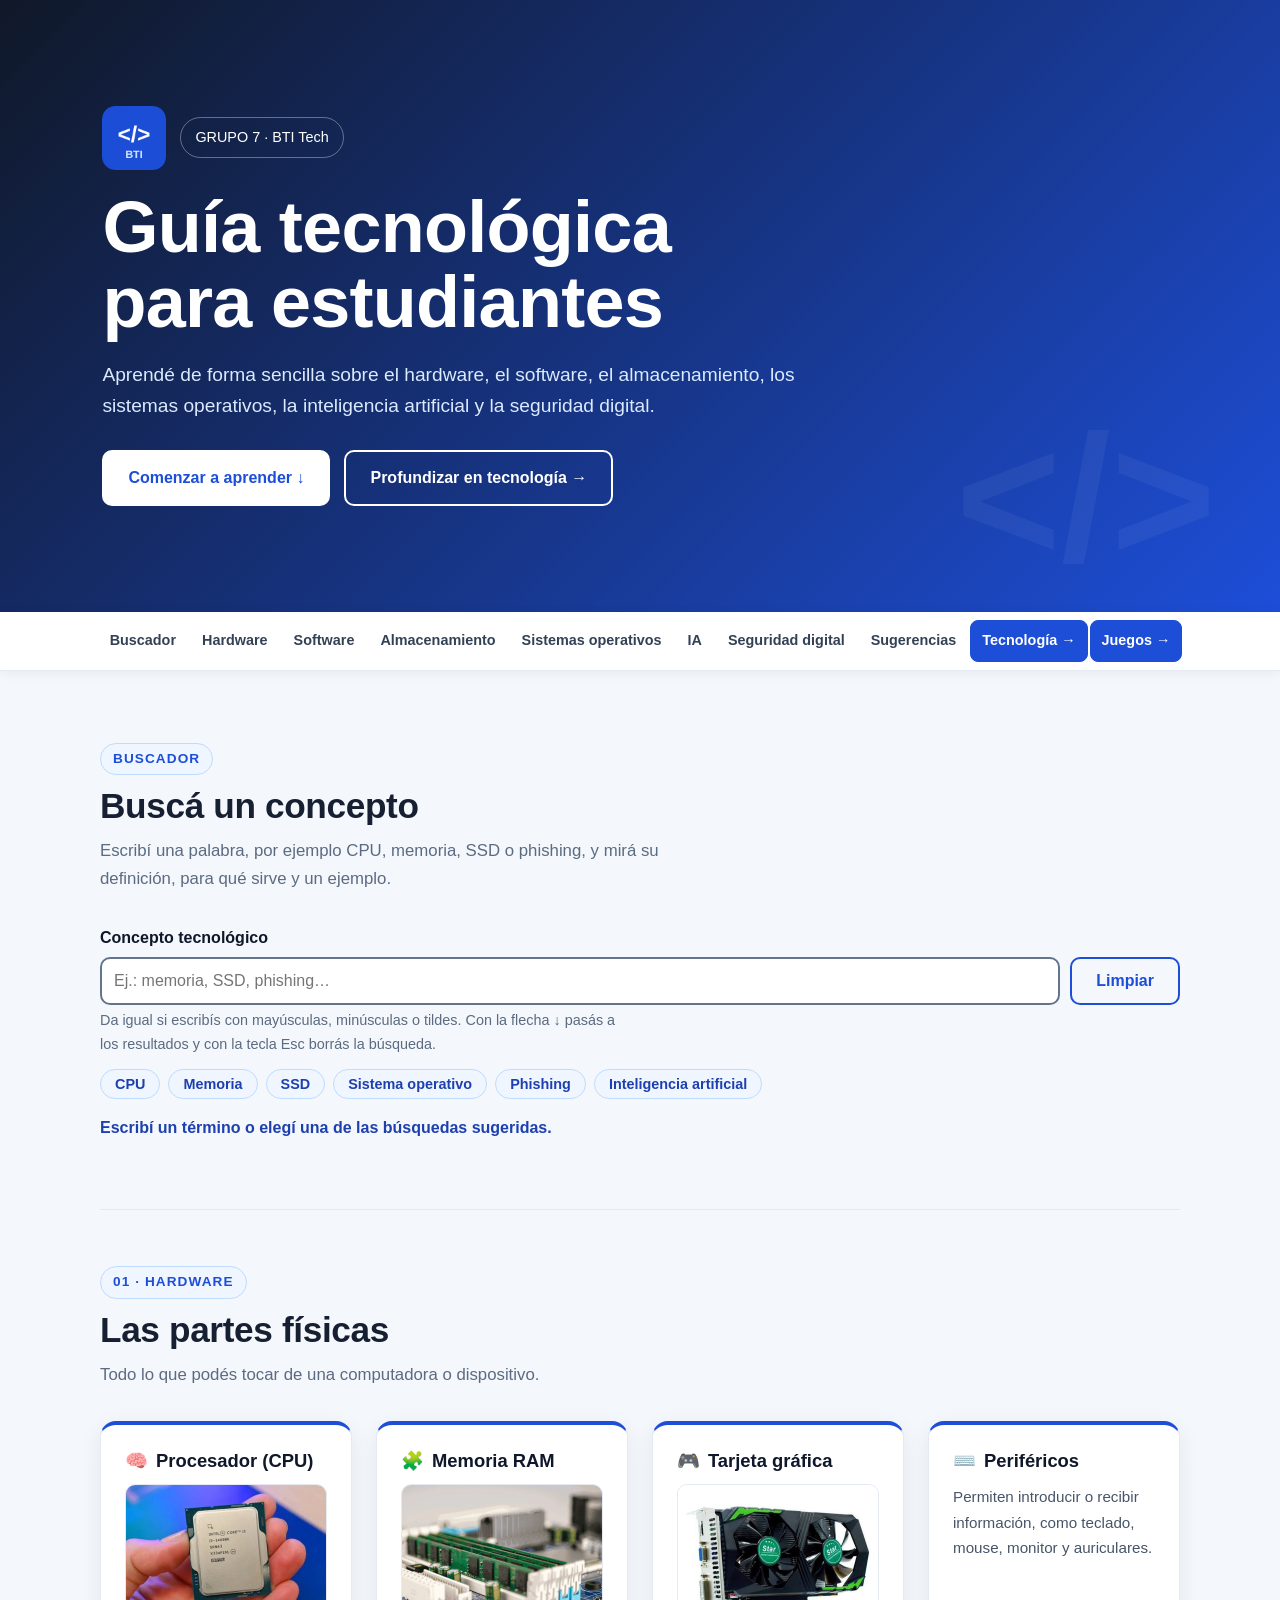
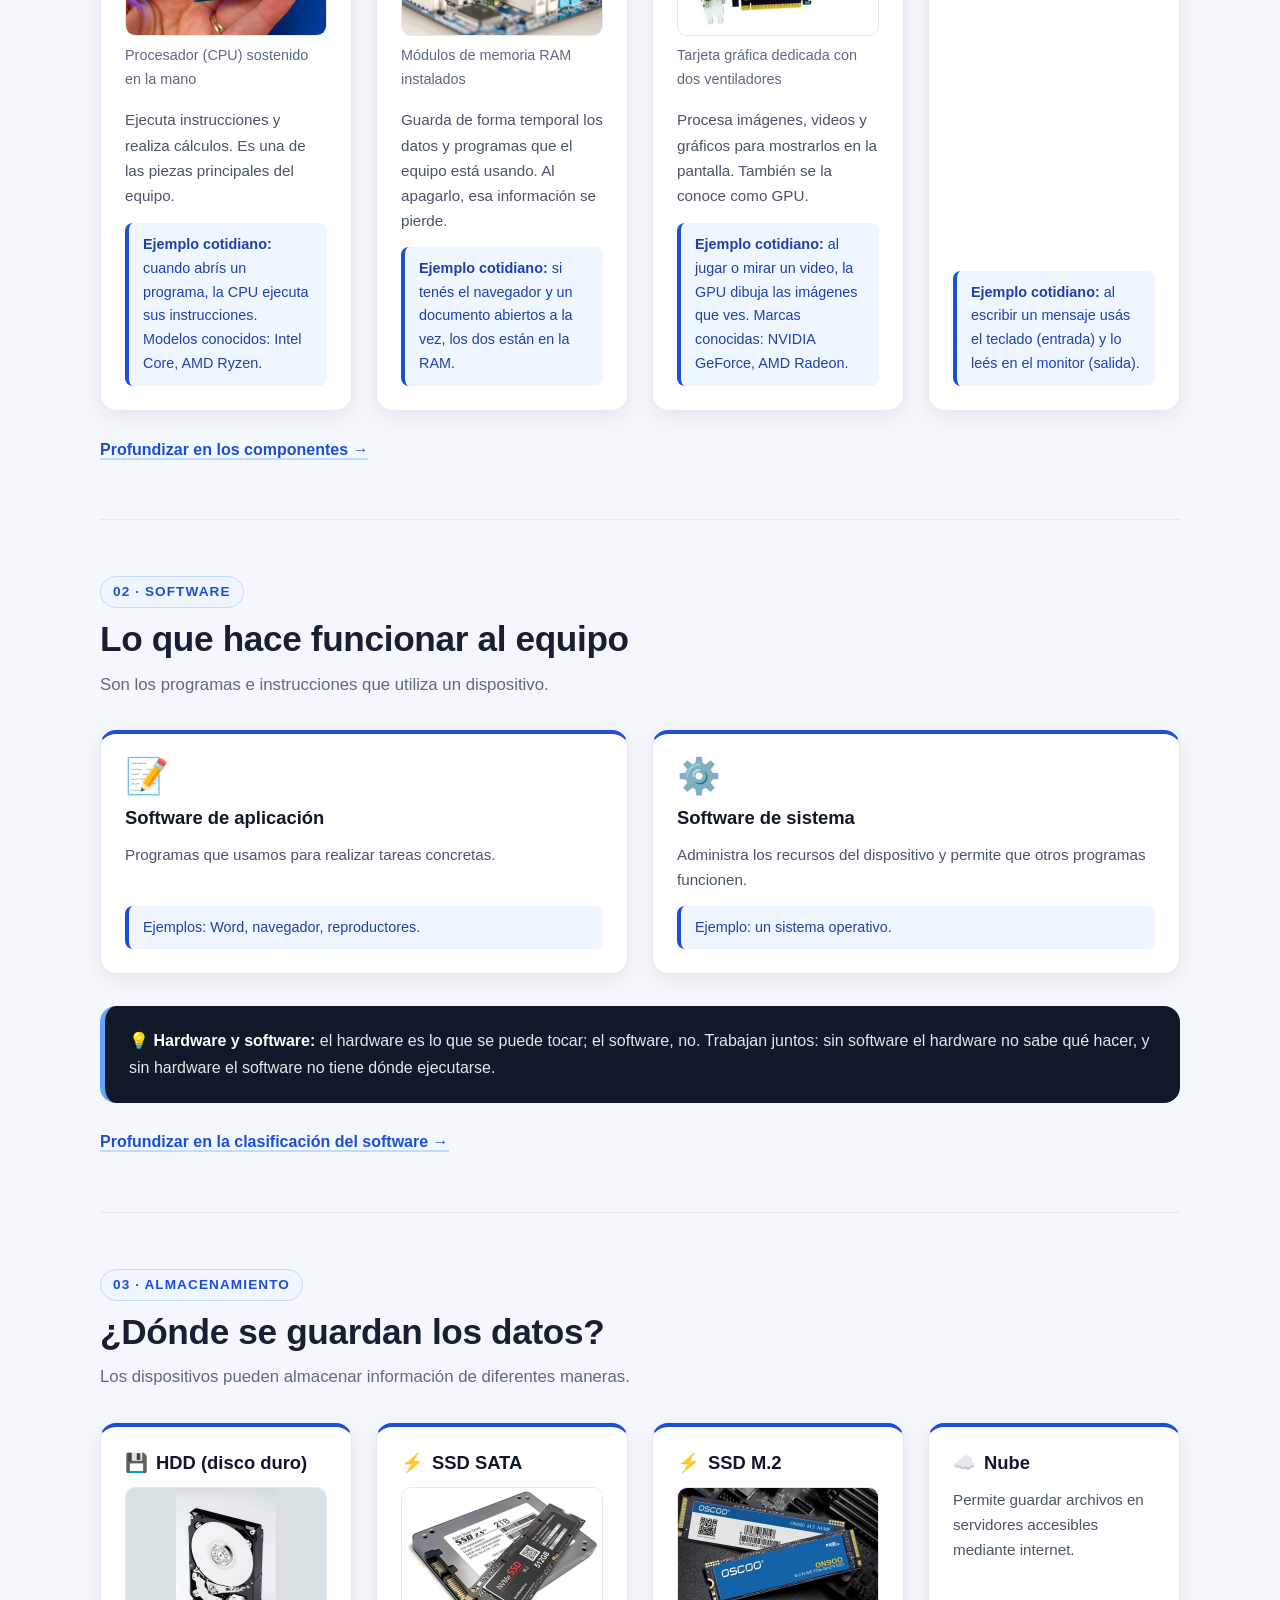
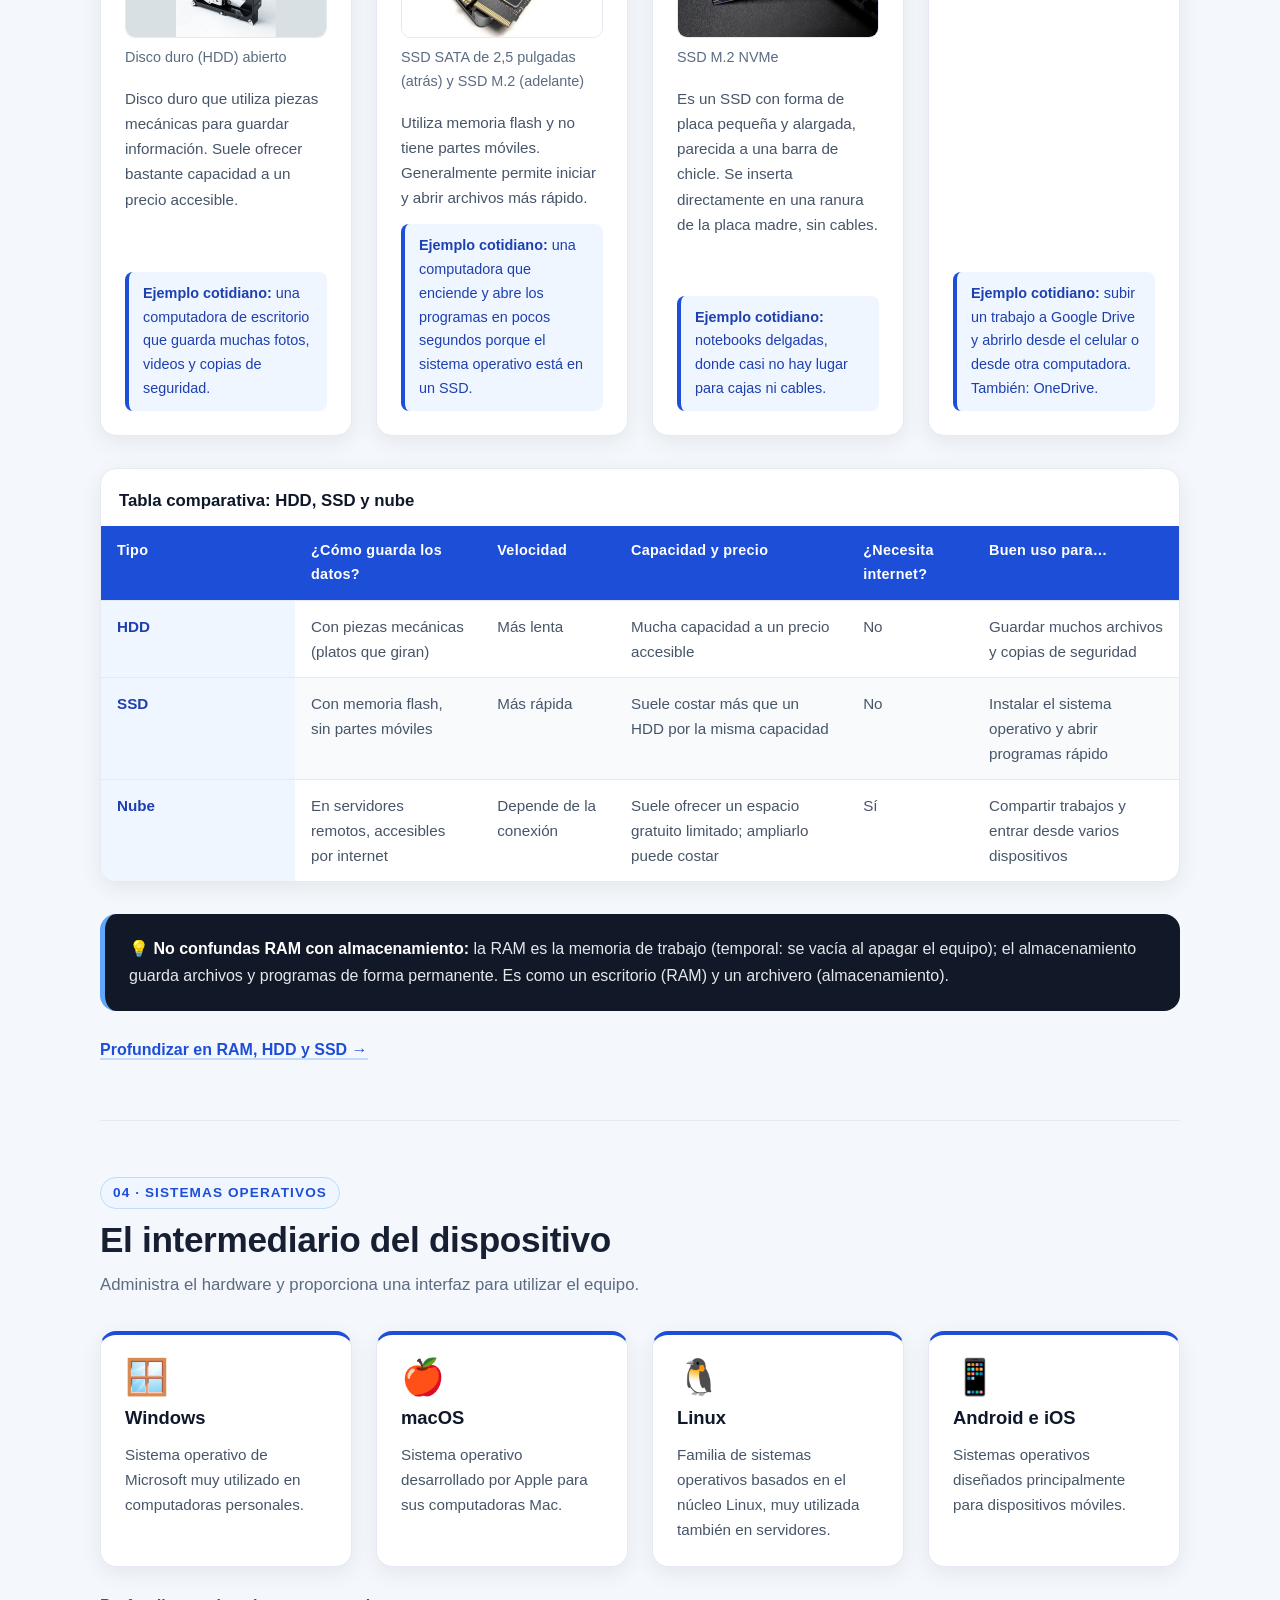
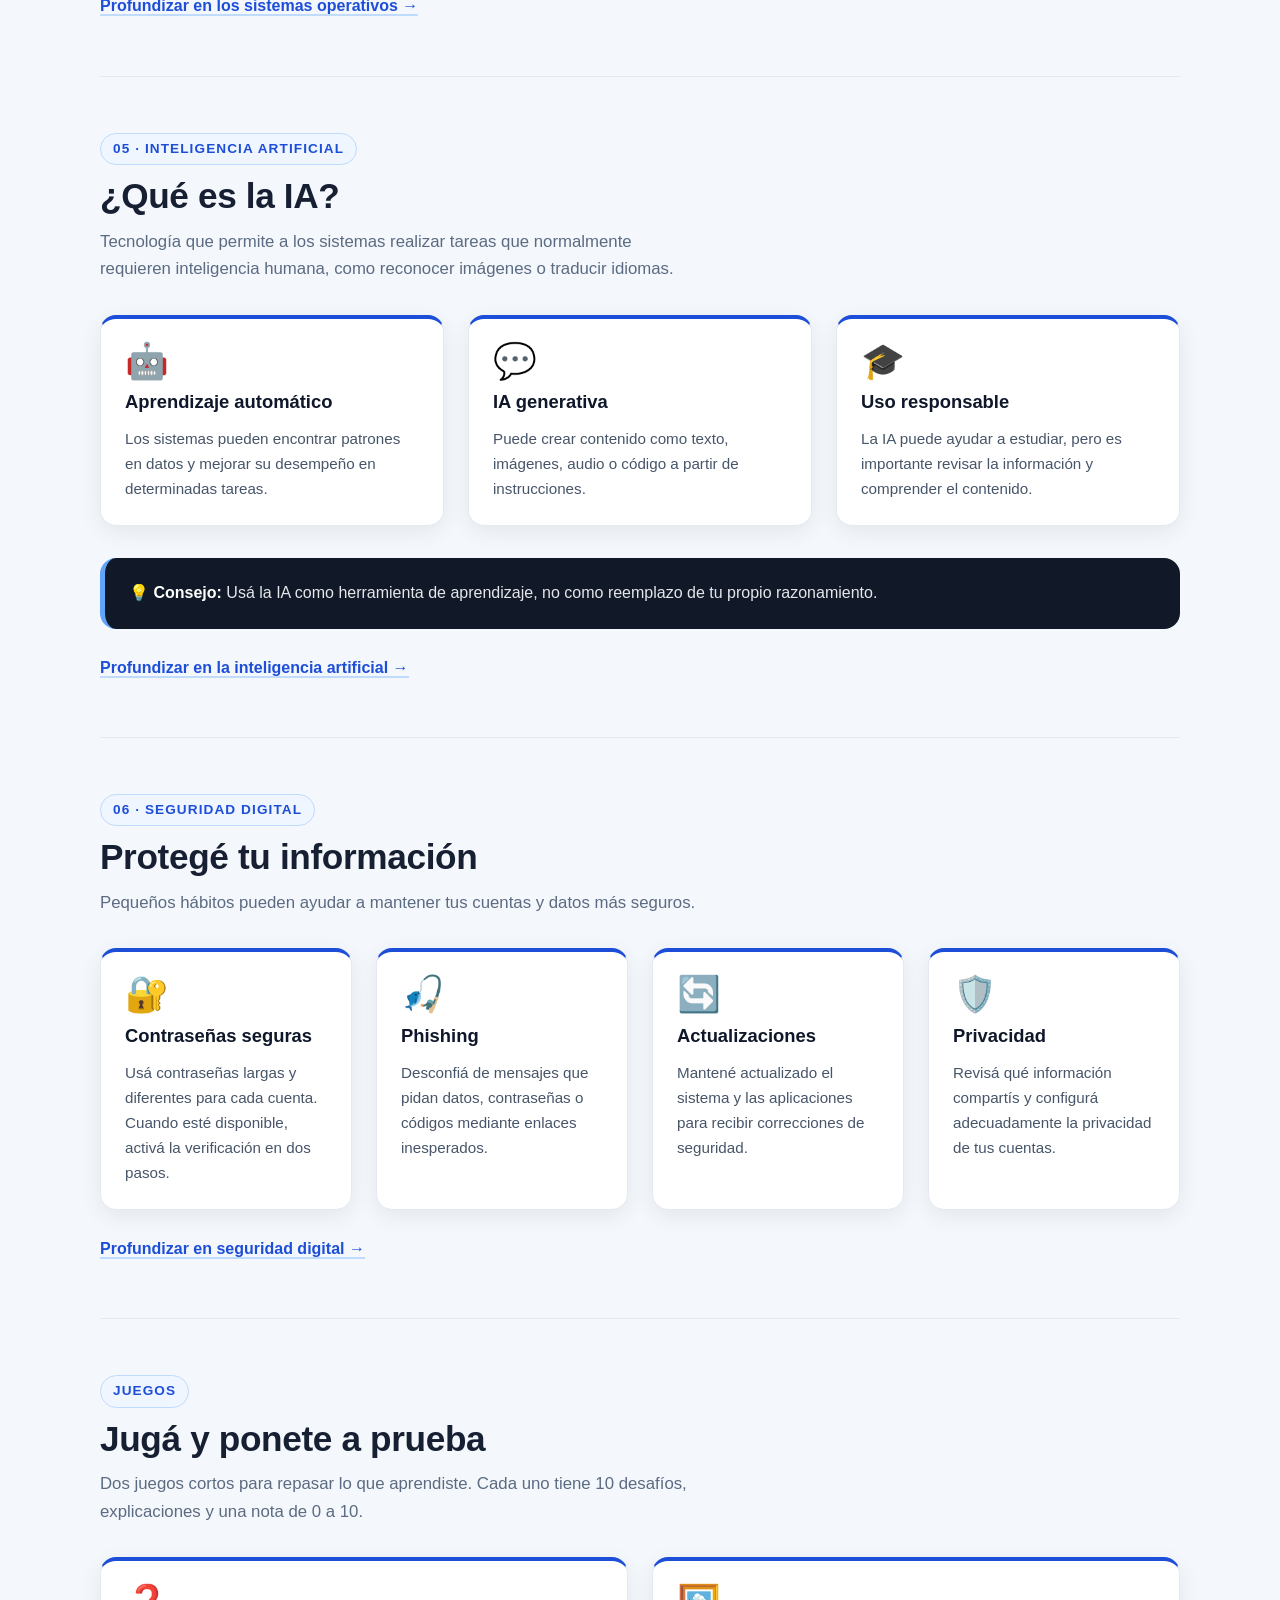
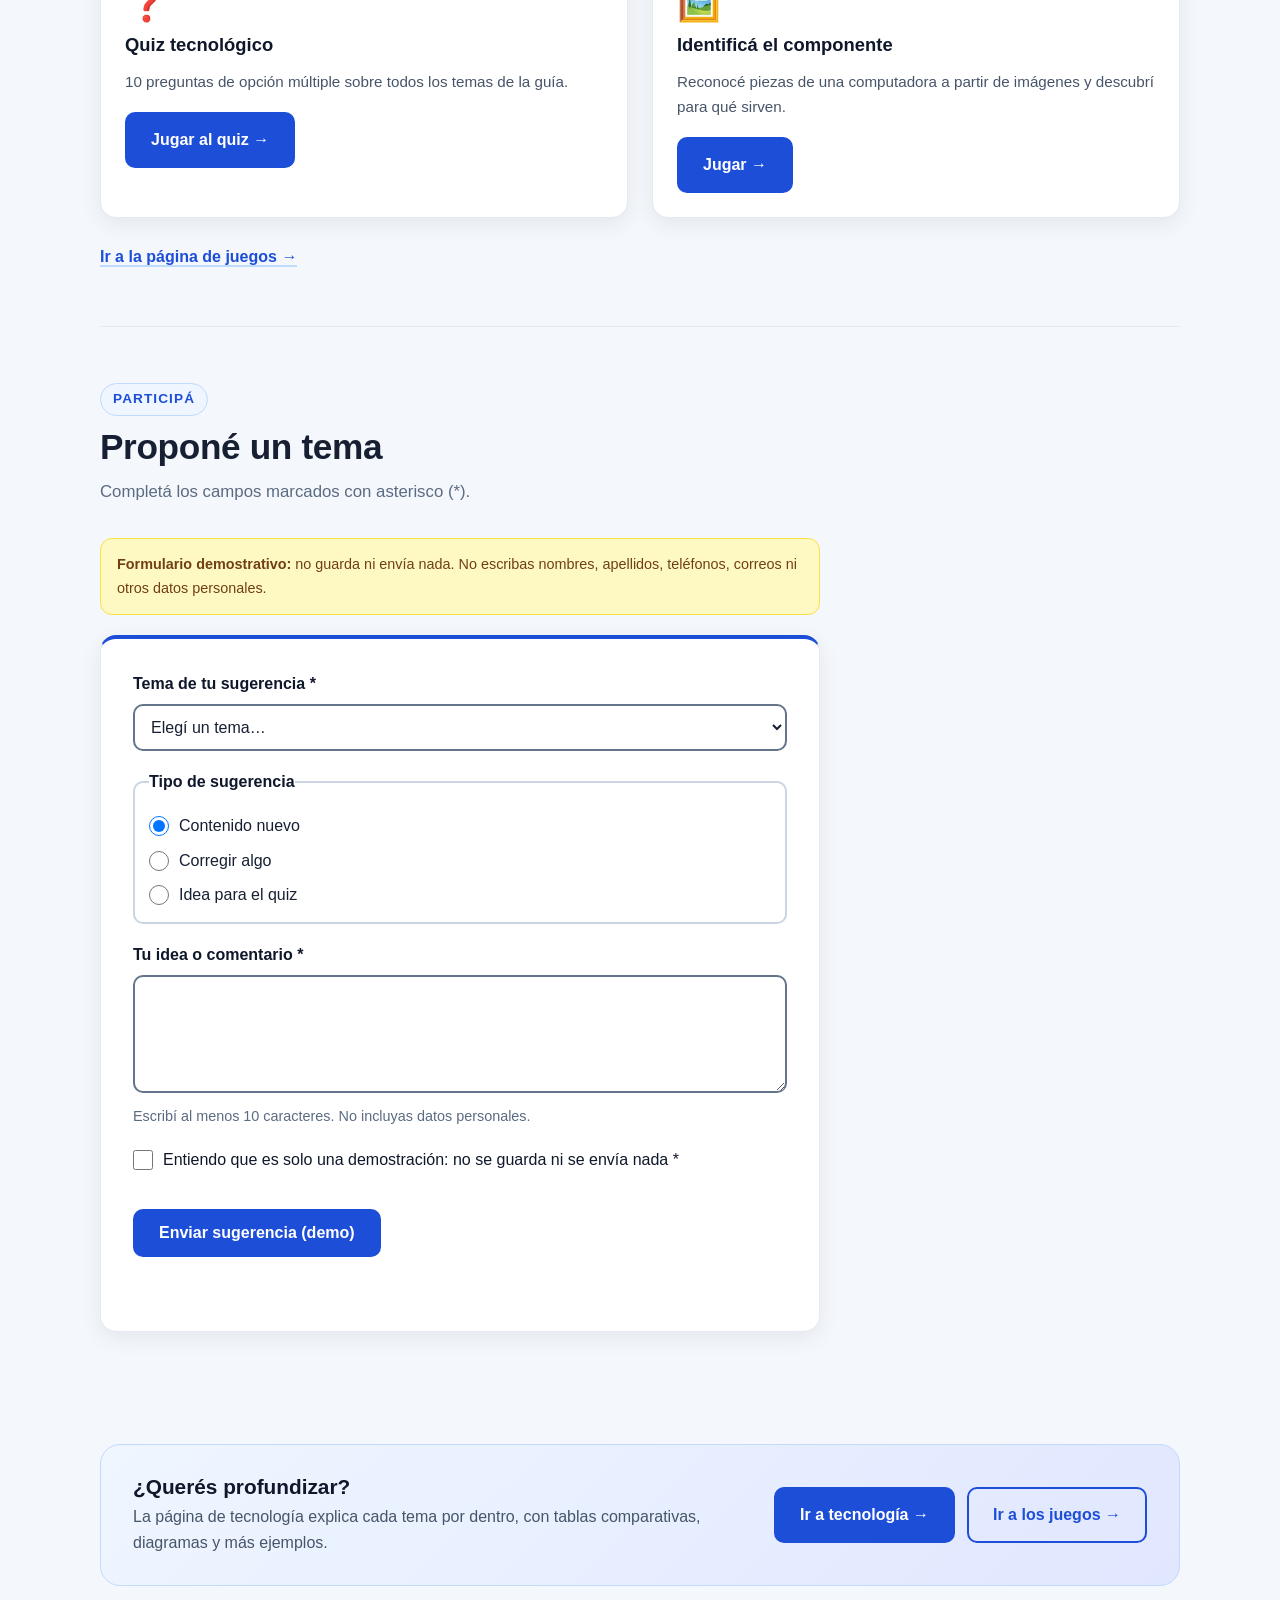
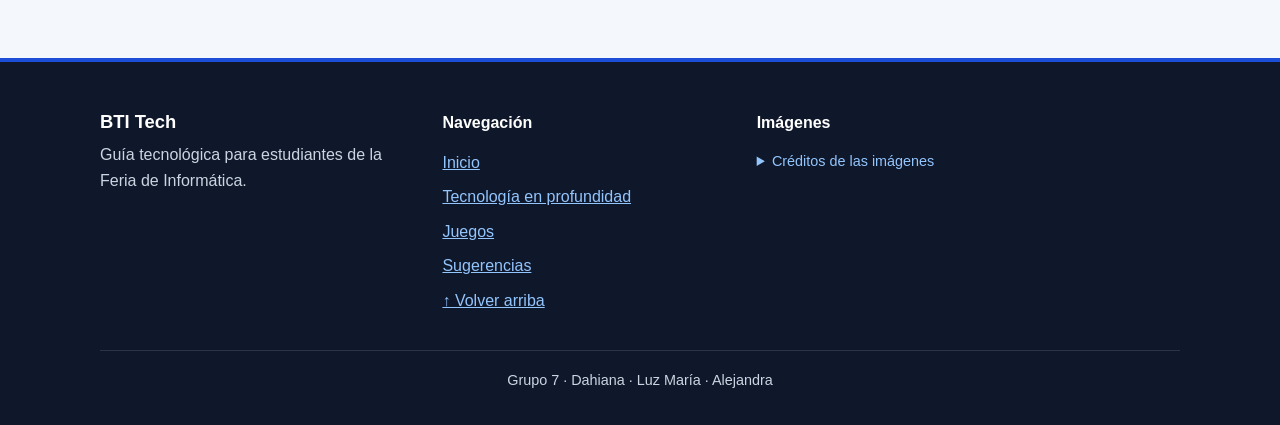
<file: index.html>
<!DOCTYPE html>
<html lang="es">
<head>
<meta charset="UTF-8">
<meta name="viewport" content="width=device-width, initial-scale=1.0">
<title>BTI Tech — Guía tecnológica para estudiantes</title>
<meta name="description" content="BTI Tech es una guía tecnológica para estudiantes: buscador de conceptos, hardware, software, almacenamiento, sistemas operativos, inteligencia artificial y seguridad digital.">
<link rel="icon" type="image/png" href="img/logo-bti-tech.png">
<link rel="stylesheet" href="css/styles.css">
<noscript><style>#buscador-form, #form-sugerencia { display: none; }</style></noscript>
<script src="js/app.js" defer></script>
<script src="js/buscador.js" defer></script>
</head>
<body>

<header id="inicio">
  <div class="hero">
    <div class="hero-marca">
      <img class="logo" src="img/logo-bti-tech.png" alt="Logotipo de BTI Tech: cuadrado azul con los símbolos de código y las letras BTI" width="64" height="64">
      <div class="tag">GRUPO 7 · BTI Tech</div>
    </div>
    <h1>Guía tecnológica para estudiantes</h1>
    <p>Aprendé de forma sencilla sobre el hardware, el software, el almacenamiento, los sistemas operativos, la inteligencia artificial y la seguridad digital.</p>
    <div class="hero-botones">
      <a class="btn" href="#hardware">Comenzar a aprender ↓</a>
      <a class="btn btn-borde" href="tecnologia.html">Profundizar en tecnología →</a>
    </div>
  </div>
</header>

<nav aria-label="Menú principal">
  <div class="nav-contenido">
    <a class="nav-marca" href="#inicio"><img src="img/logo-bti-tech.png" alt="" width="32" height="32"><span>BTI Tech</span></a>
    <ul>
      <li><a href="#buscador">Buscador</a></li>
      <li><a href="#hardware">Hardware</a></li>
      <li><a href="#software">Software</a></li>
      <li><a href="#almacenamiento">Almacenamiento</a></li>
      <li><a href="#sistemas">Sistemas operativos</a></li>
      <li><a href="#ia">IA</a></li>
      <li><a href="#seguridad">Seguridad digital</a></li>
      <li><a href="#sugerencias">Sugerencias</a></li>
      <li><a class="nav-pagina" href="tecnologia.html">Tecnología →</a></li>
      <li><a class="nav-pagina" href="juegos.html">Juegos →</a></li>
    </ul>
  </div>
</nav>

<main>

<section id="buscador">
  <div class="section-title">
    <span>BUSCADOR</span>
    <h2>Buscá un concepto</h2>
    <p>Escribí una palabra, por ejemplo CPU, memoria, SSD o phishing, y mirá su definición, para qué sirve y un ejemplo.</p>
  </div>
  <form id="buscador-form" class="buscador" role="search" method="dialog" autocomplete="off">
    <label for="buscador-input">Concepto tecnológico</label>
    <div class="buscador-fila">
      <input type="search" id="buscador-input" name="q" placeholder="Ej.: memoria, SSD, phishing…" spellcheck="false" aria-describedby="buscador-ayuda" aria-controls="buscador-resultados">
      <button type="button" id="buscador-limpiar" class="btn-claro">Limpiar</button>
    </div>
    <p id="buscador-ayuda" class="ayuda">Da igual si escribís con mayúsculas, minúsculas o tildes. Con la flecha ↓ pasás a los resultados y con la tecla Esc borrás la búsqueda.</p>
    <div id="buscador-sugerencias" class="chips" role="group" aria-label="Búsquedas sugeridas"></div>
  </form>
  <p id="buscador-estado" class="buscador-estado" role="status" aria-live="polite"></p>
  <div id="buscador-resultados"></div>
  <noscript><p class="ayuda">El buscador necesita JavaScript. Podés leer todos los conceptos en las secciones de más abajo.</p></noscript>
</section>

<section id="hardware">
  <div class="section-title">
    <span>01 · HARDWARE</span>
    <h2>Las partes físicas</h2>
    <p>Todo lo que podés tocar de una computadora o dispositivo.</p>
  </div>
  <div class="grid">
    <article class="card">
      <h3><span aria-hidden="true">🧠</span> Procesador (CPU)</h3>
      <figure class="foto"><img src="img/cpu.jpg" alt="Fotografía de un procesador Intel Core i5 sostenido con una mano: un chip cuadrado y pequeño, con cubierta metálica gris" width="800" height="600" loading="lazy"><figcaption>Procesador (CPU) sostenido en la mano</figcaption></figure>
      <p>Ejecuta instrucciones y realiza cálculos. Es una de las piezas principales del equipo.</p>
      <div class="examples"><strong>Ejemplo cotidiano:</strong> cuando abrís un programa, la CPU ejecuta sus instrucciones. Modelos conocidos: Intel Core, AMD Ryzen.</div>
    </article>
    <article class="card">
      <h3><span aria-hidden="true">🧩</span> Memoria RAM</h3>
      <figure class="foto"><img src="img/ram.jpg" alt="Fotografía de varios módulos de memoria RAM instalados en las ranuras de una placa madre azul" width="800" height="600" loading="lazy"><figcaption>Módulos de memoria RAM instalados</figcaption></figure>
      <p>Guarda de forma temporal los datos y programas que el equipo está usando. Al apagarlo, esa información se pierde.</p>
      <div class="examples"><strong>Ejemplo cotidiano:</strong> si tenés el navegador y un documento abiertos a la vez, los dos están en la RAM.</div>
    </article>
    <article class="card">
      <h3><span aria-hidden="true">🎮</span> Tarjeta gráfica</h3>
      <figure class="foto"><img src="img/gpu.jpg" alt="Fotografía de una tarjeta gráfica dedicada con dos ventiladores y, en su lateral, salidas de video HDMI, VGA y DVI" width="800" height="600" loading="lazy"><figcaption>Tarjeta gráfica dedicada con dos ventiladores</figcaption></figure>
      <p>Procesa imágenes, videos y gráficos para mostrarlos en la pantalla. También se la conoce como GPU.</p>
      <div class="examples"><strong>Ejemplo cotidiano:</strong> al jugar o mirar un video, la GPU dibuja las imágenes que ves. Marcas conocidas: NVIDIA GeForce, AMD Radeon.</div>
    </article>
    <article class="card">
      <h3><span aria-hidden="true">⌨️</span> Periféricos</h3>
      <p>Permiten introducir o recibir información, como teclado, mouse, monitor y auriculares.</p>
      <div class="examples"><strong>Ejemplo cotidiano:</strong> al escribir un mensaje usás el teclado (entrada) y lo leés en el monitor (salida).</div>
    </article>
  </div>
  <p class="ver-mas"><a href="tecnologia.html#componentes">Profundizar en los componentes →</a></p>
</section>

<section id="software">
  <div class="section-title">
    <span>02 · SOFTWARE</span>
    <h2>Lo que hace funcionar al equipo</h2>
    <p>Son los programas e instrucciones que utiliza un dispositivo.</p>
  </div>
  <div class="grid">
    <article class="card"><div class="icon" aria-hidden="true">📝</div><h3>Software de aplicación</h3><p>Programas que usamos para realizar tareas concretas.</p><div class="examples">Ejemplos: Word, navegador, reproductores.</div></article>
    <article class="card"><div class="icon" aria-hidden="true">⚙️</div><h3>Software de sistema</h3><p>Administra los recursos del dispositivo y permite que otros programas funcionen.</p><div class="examples">Ejemplo: un sistema operativo.</div></article>
  </div>
  <div class="tip"><strong>💡 Hardware y software:</strong> el hardware es lo que se puede tocar; el software, no. Trabajan juntos: sin software el hardware no sabe qué hacer, y sin hardware el software no tiene dónde ejecutarse.</div>
  <p class="ver-mas"><a href="tecnologia.html#software">Profundizar en la clasificación del software →</a></p>
</section>

<section id="almacenamiento">
  <div class="section-title">
    <span>03 · ALMACENAMIENTO</span>
    <h2>¿Dónde se guardan los datos?</h2>
    <p>Los dispositivos pueden almacenar información de diferentes maneras.</p>
  </div>
  <div class="grid">
    <article class="card">
      <h3><span aria-hidden="true">💾</span> HDD (disco duro)</h3>
      <figure class="foto"><img src="img/hdd.jpg" alt="Fotografía de un disco duro (HDD) abierto, donde se ven el plato giratorio y el brazo lector" width="800" height="600" loading="lazy"><figcaption>Disco duro (HDD) abierto</figcaption></figure>
      <p>Disco duro que utiliza piezas mecánicas para guardar información. Suele ofrecer bastante capacidad a un precio accesible.</p>
      <div class="examples"><strong>Ejemplo cotidiano:</strong> una computadora de escritorio que guarda muchas fotos, videos y copias de seguridad.</div>
    </article>
    <article class="card">
      <h3><span aria-hidden="true">⚡</span> SSD SATA</h3>
      <figure class="foto"><img src="img/ssd-sata.jpg" alt="Imagen de un SSD de 2,5 pulgadas con su conector SATA a la izquierda y, apoyado encima, un SSD M.2 NVMe" width="800" height="600" loading="lazy"><figcaption>SSD SATA de 2,5 pulgadas (atrás) y SSD M.2 (adelante)</figcaption></figure>
      <p>Utiliza memoria flash y no tiene partes móviles. Generalmente permite iniciar y abrir archivos más rápido.</p>
      <div class="examples"><strong>Ejemplo cotidiano:</strong> una computadora que enciende y abre los programas en pocos segundos porque el sistema operativo está en un SSD.</div>
    </article>
    <article class="card">
      <h3><span aria-hidden="true">⚡</span> SSD M.2</h3>
      <figure class="foto"><img src="img/ssd-m2.jpg" alt="Fotografía de dos unidades SSD M.2 NVMe: placas alargadas con etiqueta y un conector dorado en un extremo" width="800" height="600" loading="lazy"><figcaption>SSD M.2 NVMe</figcaption></figure>
      <p>Es un SSD con forma de placa pequeña y alargada, parecida a una barra de chicle. Se inserta directamente en una ranura de la placa madre, sin cables.</p>
      <div class="examples"><strong>Ejemplo cotidiano:</strong> notebooks delgadas, donde casi no hay lugar para cajas ni cables.</div>
    </article>
    <article class="card">
      <h3><span aria-hidden="true">☁️</span> Nube</h3>
      <p>Permite guardar archivos en servidores accesibles mediante internet.</p>
      <div class="examples"><strong>Ejemplo cotidiano:</strong> subir un trabajo a Google Drive y abrirlo desde el celular o desde otra computadora. También: OneDrive.</div>
    </article>
  </div>

  <div class="tabla-wrap">
    <table>
      <caption>Tabla comparativa: HDD, SSD y nube</caption>
      <thead>
        <tr>
          <th scope="col">Tipo</th>
          <th scope="col">¿Cómo guarda los datos?</th>
          <th scope="col">Velocidad</th>
          <th scope="col">Capacidad y precio</th>
          <th scope="col">¿Necesita internet?</th>
          <th scope="col">Buen uso para…</th>
        </tr>
      </thead>
      <tbody>
        <tr>
          <th scope="row">HDD</th>
          <td data-label="¿Cómo guarda los datos?">Con piezas mecánicas (platos que giran)</td>
          <td data-label="Velocidad">Más lenta</td>
          <td data-label="Capacidad y precio">Mucha capacidad a un precio accesible</td>
          <td data-label="¿Necesita internet?">No</td>
          <td data-label="Buen uso para…">Guardar muchos archivos y copias de seguridad</td>
        </tr>
        <tr>
          <th scope="row">SSD</th>
          <td data-label="¿Cómo guarda los datos?">Con memoria flash, sin partes móviles</td>
          <td data-label="Velocidad">Más rápida</td>
          <td data-label="Capacidad y precio">Suele costar más que un HDD por la misma capacidad</td>
          <td data-label="¿Necesita internet?">No</td>
          <td data-label="Buen uso para…">Instalar el sistema operativo y abrir programas rápido</td>
        </tr>
        <tr>
          <th scope="row">Nube</th>
          <td data-label="¿Cómo guarda los datos?">En servidores remotos, accesibles por internet</td>
          <td data-label="Velocidad">Depende de la conexión</td>
          <td data-label="Capacidad y precio">Suele ofrecer un espacio gratuito limitado; ampliarlo puede costar</td>
          <td data-label="¿Necesita internet?">Sí</td>
          <td data-label="Buen uso para…">Compartir trabajos y entrar desde varios dispositivos</td>
        </tr>
      </tbody>
    </table>
  </div>
  <div class="tip"><strong>💡 No confundas RAM con almacenamiento:</strong> la RAM es la memoria de trabajo (temporal: se vacía al apagar el equipo); el almacenamiento guarda archivos y programas de forma permanente. Es como un escritorio (RAM) y un archivero (almacenamiento).</div>
  <p class="ver-mas"><a href="tecnologia.html#hdd-ssd">Profundizar en RAM, HDD y SSD →</a></p>
</section>

<section id="sistemas">
  <div class="section-title">
    <span>04 · SISTEMAS OPERATIVOS</span>
    <h2>El intermediario del dispositivo</h2>
    <p>Administra el hardware y proporciona una interfaz para utilizar el equipo.</p>
  </div>
  <div class="grid">
    <article class="card"><div class="icon" aria-hidden="true">🪟</div><h3>Windows</h3><p>Sistema operativo de Microsoft muy utilizado en computadoras personales.</p></article>
    <article class="card"><div class="icon" aria-hidden="true">🍎</div><h3>macOS</h3><p>Sistema operativo desarrollado por Apple para sus computadoras Mac.</p></article>
    <article class="card"><div class="icon" aria-hidden="true">🐧</div><h3>Linux</h3><p>Familia de sistemas operativos basados en el núcleo Linux, muy utilizada también en servidores.</p></article>
    <article class="card"><div class="icon" aria-hidden="true">📱</div><h3>Android e iOS</h3><p>Sistemas operativos diseñados principalmente para dispositivos móviles.</p></article>
  </div>
  <p class="ver-mas"><a href="tecnologia.html#sistemas-operativos">Profundizar en los sistemas operativos →</a></p>
</section>

<section id="ia">
  <div class="section-title">
    <span>05 · INTELIGENCIA ARTIFICIAL</span>
    <h2>¿Qué es la IA?</h2>
    <p>Tecnología que permite a los sistemas realizar tareas que normalmente requieren inteligencia humana, como reconocer imágenes o traducir idiomas.</p>
  </div>
  <div class="grid">
    <article class="card"><div class="icon" aria-hidden="true">🤖</div><h3>Aprendizaje automático</h3><p>Los sistemas pueden encontrar patrones en datos y mejorar su desempeño en determinadas tareas.</p></article>
    <article class="card"><div class="icon" aria-hidden="true">💬</div><h3>IA generativa</h3><p>Puede crear contenido como texto, imágenes, audio o código a partir de instrucciones.</p></article>
    <article class="card"><div class="icon" aria-hidden="true">🎓</div><h3>Uso responsable</h3><p>La IA puede ayudar a estudiar, pero es importante revisar la información y comprender el contenido.</p></article>
  </div>
  <div class="tip"><strong>💡 Consejo:</strong> Usá la IA como herramienta de aprendizaje, no como reemplazo de tu propio razonamiento.</div>
  <p class="ver-mas"><a href="tecnologia.html#ia">Profundizar en la inteligencia artificial →</a></p>
</section>

<section id="seguridad">
  <div class="section-title">
    <span>06 · SEGURIDAD DIGITAL</span>
    <h2>Protegé tu información</h2>
    <p>Pequeños hábitos pueden ayudar a mantener tus cuentas y datos más seguros.</p>
  </div>
  <div class="grid">
    <article class="card"><div class="icon" aria-hidden="true">🔐</div><h3>Contraseñas seguras</h3><p>Usá contraseñas largas y diferentes para cada cuenta. Cuando esté disponible, activá la verificación en dos pasos.</p></article>
    <article class="card"><div class="icon" aria-hidden="true">🎣</div><h3>Phishing</h3><p>Desconfiá de mensajes que pidan datos, contraseñas o códigos mediante enlaces inesperados.</p></article>
    <article class="card"><div class="icon" aria-hidden="true">🔄</div><h3>Actualizaciones</h3><p>Mantené actualizado el sistema y las aplicaciones para recibir correcciones de seguridad.</p></article>
    <article class="card"><div class="icon" aria-hidden="true">🛡️</div><h3>Privacidad</h3><p>Revisá qué información compartís y configurá adecuadamente la privacidad de tus cuentas.</p></article>
  </div>
  <p class="ver-mas"><a href="tecnologia.html#seguridad">Profundizar en seguridad digital →</a></p>
</section>

<section id="juegos">
  <div class="section-title">
    <span>JUEGOS</span>
    <h2>Jugá y ponete a prueba</h2>
    <p>Dos juegos cortos para repasar lo que aprendiste. Cada uno tiene 10 desafíos, explicaciones y una nota de 0 a 10.</p>
  </div>
  <div class="grid">
    <article class="card"><div class="icon" aria-hidden="true">❓</div><h3>Quiz tecnológico</h3><p>10 preguntas de opción múltiple sobre todos los temas de la guía.</p><p><a class="btn-azul" href="juegos.html#quiz">Jugar al quiz →</a></p></article>
    <article class="card"><div class="icon" aria-hidden="true">🖼️</div><h3>Identificá el componente</h3><p>Reconocé piezas de una computadora a partir de imágenes y descubrí para qué sirven.</p><p><a class="btn-azul" href="juegos.html#juego">Jugar →</a></p></article>
  </div>
  <p class="ver-mas"><a href="juegos.html">Ir a la página de juegos →</a></p>
</section>

<section id="sugerencias">
  <div class="section-title">
    <span>PARTICIPÁ</span>
    <h2>Proponé un tema</h2>
    <p>Completá los campos marcados con asterisco (*).</p>
  </div>

  <p class="aviso-demo"><strong>Formulario demostrativo:</strong> no guarda ni envía nada. No escribas nombres, apellidos, teléfonos, correos ni otros datos personales.</p>

  <form id="form-sugerencia" class="formulario" method="dialog" autocomplete="off">

    <div class="campo">
      <label for="tema">Tema de tu sugerencia *</label>
      <select id="tema" name="tema" required>
        <option value="">Elegí un tema…</option>
        <option value="hardware">Hardware</option>
        <option value="software">Software</option>
        <option value="almacenamiento">Almacenamiento</option>
        <option value="sistemas">Sistemas operativos</option>
        <option value="ia">Inteligencia artificial</option>
        <option value="seguridad">Seguridad digital</option>
        <option value="otro">Otro tema</option>
      </select>
    </div>

    <fieldset>
      <legend>Tipo de sugerencia</legend>
      <div class="opcion">
        <input type="radio" id="tipo-contenido" name="tipo" value="contenido" checked>
        <label for="tipo-contenido">Contenido nuevo</label>
      </div>
      <div class="opcion">
        <input type="radio" id="tipo-correccion" name="tipo" value="correccion">
        <label for="tipo-correccion">Corregir algo</label>
      </div>
      <div class="opcion">
        <input type="radio" id="tipo-quiz" name="tipo" value="quiz">
        <label for="tipo-quiz">Idea para el quiz</label>
      </div>
    </fieldset>

    <div class="campo">
      <label for="comentario">Tu idea o comentario *</label>
      <textarea id="comentario" name="comentario" rows="5" minlength="10" required></textarea>
      <p class="ayuda">Escribí al menos 10 caracteres. No incluyas datos personales.</p>
    </div>

    <div class="campo">
      <div class="opcion">
        <input type="checkbox" id="acepto" name="acepto" required>
        <label for="acepto">Entiendo que es solo una demostración: no se guarda ni se envía nada *</label>
      </div>
    </div>

    <button type="submit" class="btn-azul">Enviar sugerencia (demo)</button>
    <p id="mensaje-form" aria-live="polite"></p>
  </form>
  <noscript><p class="ayuda">El formulario necesita JavaScript. Como es solo una demostración, no pasa nada si no lo usás.</p></noscript>
</section>

  <aside class="siguiente" aria-label="Siguiente paso">
    <div>
      <h2>¿Querés profundizar?</h2>
      <p>La página de tecnología explica cada tema por dentro, con tablas comparativas, diagramas y más ejemplos.</p>
    </div>
    <div class="siguiente-botones">
      <a class="btn-azul" href="tecnologia.html">Ir a tecnología →</a>
      <a class="btn-claro" href="juegos.html">Ir a los juegos →</a>
    </div>
  </aside>

</main>

<footer>
  <div class="footer-grid">
    <div class="footer-col">
      <h2>BTI Tech</h2>
      <p>Guía tecnológica para estudiantes de la Feria de Informática.</p>
    </div>
    <div class="footer-col">
      <h3>Navegación</h3>
      <ul>
        <li><a href="#inicio">Inicio</a></li>
        <li><a href="tecnologia.html">Tecnología en profundidad</a></li>
        <li><a href="juegos.html">Juegos</a></li>
        <li><a href="#sugerencias">Sugerencias</a></li>
        <li><a href="#inicio">↑ Volver arriba</a></li>
      </ul>
    </div>
    <div class="footer-col">
      <h3>Imágenes</h3>
      <details class="creditos" id="creditos">
        <summary>Créditos de las imágenes</summary>
        <ul>
          <li>Esquemas (periféricos, partes de la computadora, funcionamiento de la computadora, capas de software, sistemas operativos, inteligencia artificial y phishing): ilustraciones originales creadas para este proyecto con asistencia de IA, sin material de terceros.</li>
          <li>Logotipo de BTI Tech: diseño original creado para este proyecto con asistencia de IA, sin material de terceros.</li>
          <li>Fotografías de componentes (procesador CPU, memoria RAM, tarjeta gráfica GPU, disco duro HDD, unidad SSD SATA y unidad SSD M.2 NVMe): material visual de referencia seleccionado por el Grupo 7 y utilizado con fines exclusivamente educativos, académicos y demostrativos (1.º BTI — Feria de Informática), sin fines de lucro ni uso comercial.</li>
        </ul>
      </details>
    </div>
  </div>
  <div class="team">Grupo 7 · Dahiana · Luz María · Alejandra</div>
</footer>

</body>
</html>
</file>
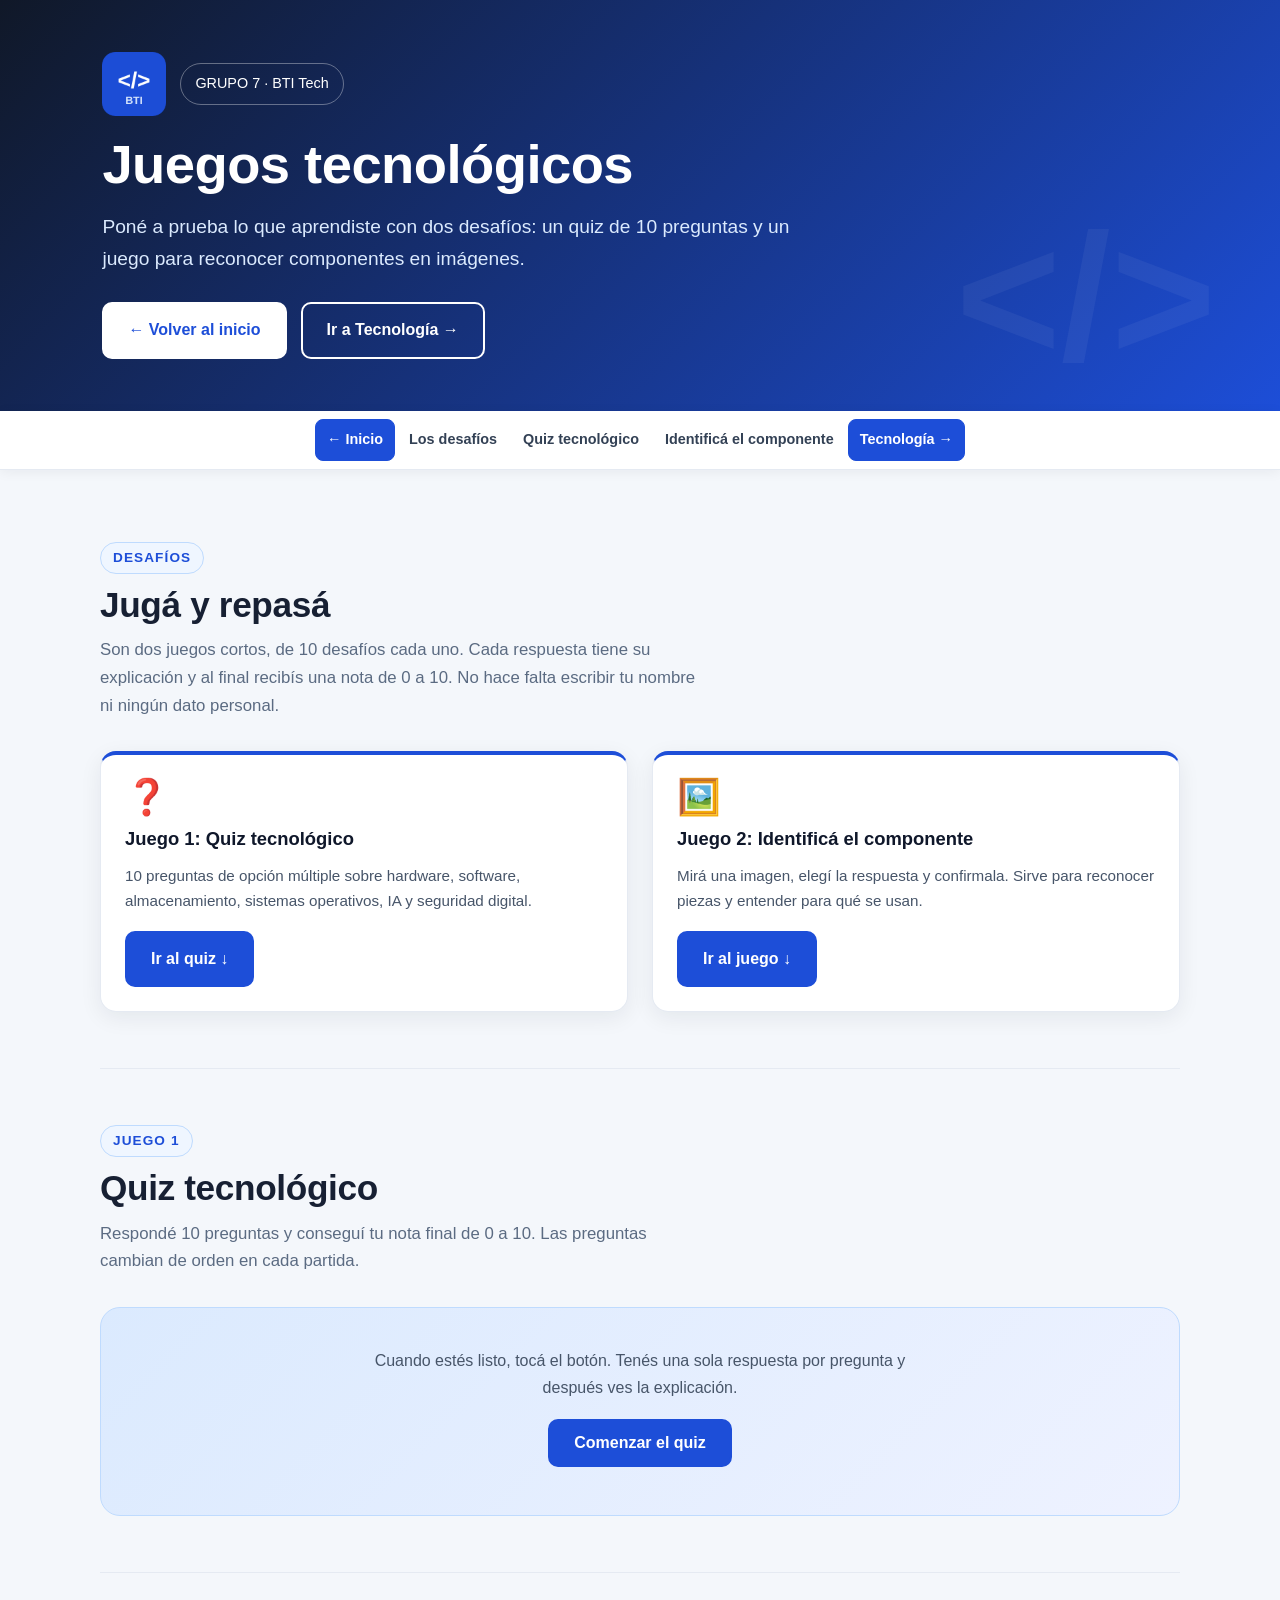
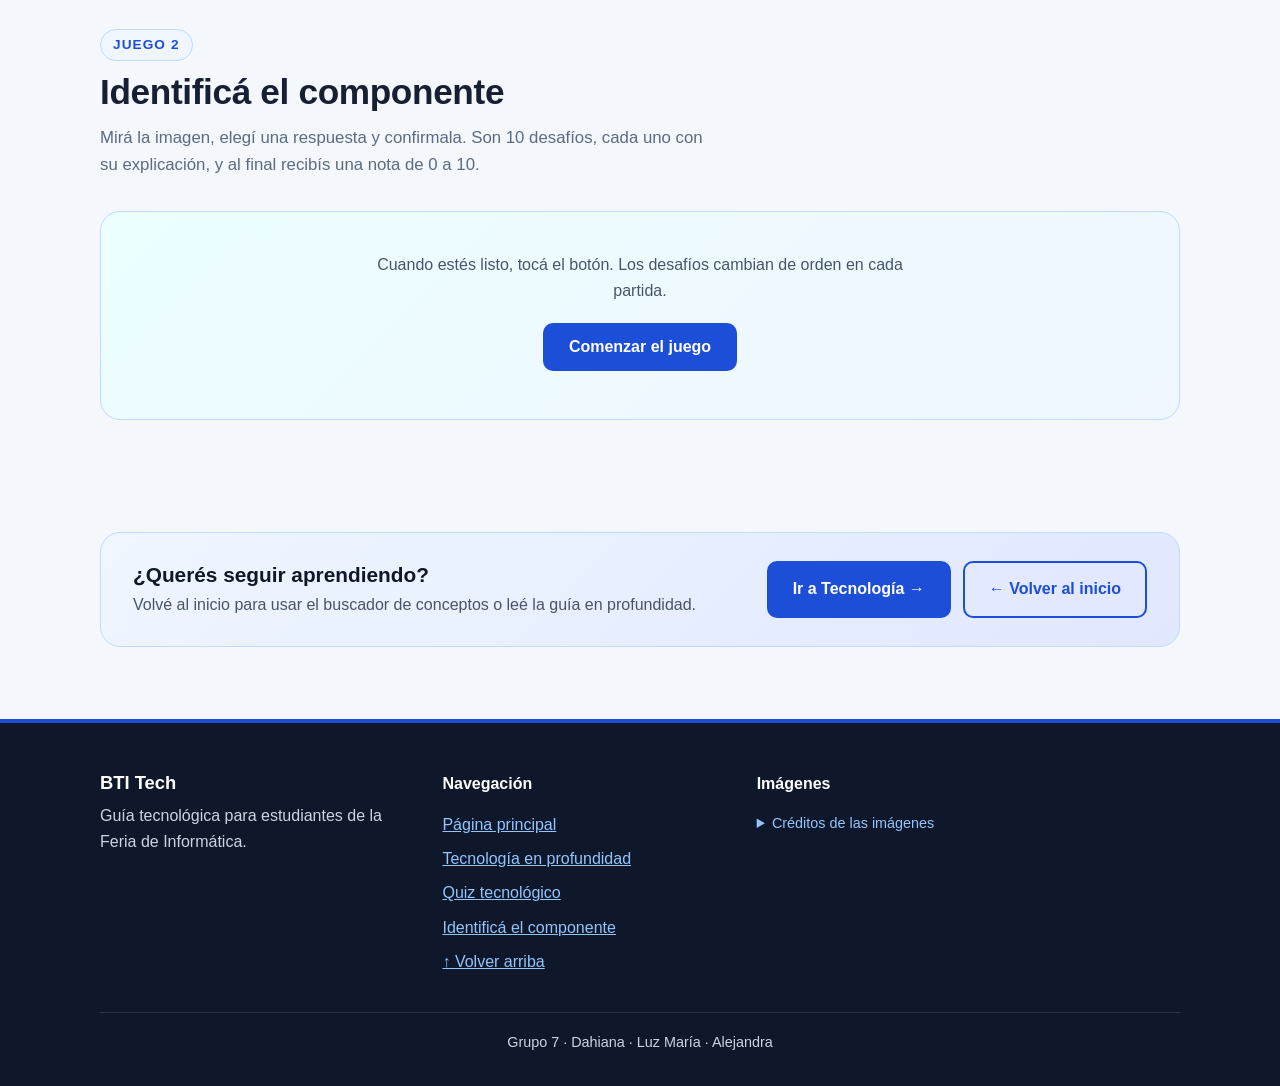
<file: juegos.html>
<!DOCTYPE html>
<html lang="es">
<head>
<meta charset="UTF-8">
<meta name="viewport" content="width=device-width, initial-scale=1.0">
<title>Juegos — BTI Tech</title>
<meta name="description" content="Dos juegos para repasar tecnología: un quiz de 10 preguntas e «Identificá el componente», con explicaciones y una nota de 0 a 10.">
<link rel="icon" type="image/png" href="img/logo-bti-tech.png">
<link rel="stylesheet" href="css/styles.css">
<noscript><style>.juego-inicio { display: none; }</style></noscript>
<script src="js/juegos.js" defer></script>
</head>
<body>

<header class="header-corto" id="inicio">
  <div class="hero">
    <div class="hero-marca">
      <img class="logo" src="img/logo-bti-tech.png" alt="Logotipo de BTI Tech: cuadrado azul con los símbolos de código y las letras BTI" width="64" height="64">
      <div class="tag">GRUPO 7 · BTI Tech</div>
    </div>
    <h1>Juegos tecnológicos</h1>
    <p>Poné a prueba lo que aprendiste con dos desafíos: un quiz de 10 preguntas y un juego para reconocer componentes en imágenes.</p>
    <div class="hero-botones">
      <a class="btn" href="index.html">← Volver al inicio</a>
      <a class="btn btn-borde" href="tecnologia.html">Ir a Tecnología →</a>
    </div>
  </div>
</header>

<nav aria-label="Menú principal">
  <div class="nav-contenido">
    <a class="nav-marca" href="index.html"><img src="img/logo-bti-tech.png" alt="" width="32" height="32"><span>BTI Tech</span></a>
    <ul>
      <li><a class="nav-pagina" href="index.html">← Inicio</a></li>
      <li><a href="#desafios">Los desafíos</a></li>
      <li><a href="#quiz">Quiz tecnológico</a></li>
      <li><a href="#juego">Identificá el componente</a></li>
      <li><a class="nav-pagina" href="tecnologia.html">Tecnología →</a></li>
    </ul>
  </div>
</nav>

<main>

<section id="desafios">
  <div class="section-title">
    <span>DESAFÍOS</span>
    <h2>Jugá y repasá</h2>
    <p>Son dos juegos cortos, de 10 desafíos cada uno. Cada respuesta tiene su explicación y al final recibís una nota de 0 a 10. No hace falta escribir tu nombre ni ningún dato personal.</p>
  </div>
  <div class="grid">
    <article class="card"><div class="icon" aria-hidden="true">❓</div><h3>Juego 1: Quiz tecnológico</h3><p>10 preguntas de opción múltiple sobre hardware, software, almacenamiento, sistemas operativos, IA y seguridad digital.</p><p><a class="btn-azul" href="#quiz">Ir al quiz ↓</a></p></article>
    <article class="card"><div class="icon" aria-hidden="true">🖼️</div><h3>Juego 2: Identificá el componente</h3><p>Mirá una imagen, elegí la respuesta y confirmala. Sirve para reconocer piezas y entender para qué se usan.</p><p><a class="btn-azul" href="#juego">Ir al juego ↓</a></p></article>
  </div>
</section>

<section id="quiz">
  <div class="section-title">
    <span>JUEGO 1</span>
    <h2>Quiz tecnológico</h2>
    <p>Respondé 10 preguntas y conseguí tu nota final de 0 a 10. Las preguntas cambian de orden en cada partida.</p>
  </div>
  <div class="quiz">
    <div class="juego-inicio" id="quiz-inicio">
      <p>Cuando estés listo, tocá el botón. Tenés una sola respuesta por pregunta y después ves la explicación.</p>
      <button type="button" class="btn-azul" id="quiz-comenzar">Comenzar el quiz</button>
    </div>
    <div id="quiz-jugando" hidden>
      <p class="progreso" id="quiz-progreso"></p>
      <div class="barra" id="quiz-barra-caja" role="progressbar" aria-label="Progreso de quiz" aria-valuemin="0" aria-valuemax="10" aria-valuenow="0"><div class="barra-relleno" id="quiz-barra"></div></div>
      <div class="question" id="quiz-pregunta" tabindex="-1"></div>
      <div class="options" id="quiz-opciones" role="group" aria-labelledby="quiz-pregunta"></div>
      <div id="quiz-resultado" aria-live="polite"></div>
      <button type="button" class="btn-azul" id="quiz-siguiente" hidden>Siguiente pregunta →</button>
    </div>
    <div class="nota-final" id="quiz-final" tabindex="-1" hidden>
      <h3>Nota final</h3>
      <p class="nota"><span id="quiz-nota-numero">0</span><small> / 10</small></p>
      <p class="porcentaje" id="quiz-nota-porcentaje"></p>
      <p id="quiz-nota-mensaje"></p>
      <p class="repasar" id="quiz-nota-repasar"></p>
      <div class="nota-botones">
        <button type="button" class="btn-azul" id="quiz-reiniciar">Volver a jugar</button>
        <a class="btn-claro" href="#juego">Probar «Identificá el componente» →</a>
        <a class="btn-claro" href="tecnologia.html">Repasar en Tecnología →</a>
      </div>
    </div>
  </div>
</section>

<section id="juego">
  <div class="section-title">
    <span>JUEGO 2</span>
    <h2>Identificá el componente</h2>
    <p>Mirá la imagen, elegí una respuesta y confirmala. Son 10 desafíos, cada uno con su explicación, y al final recibís una nota de 0 a 10.</p>
  </div>
  <div class="juego">
    <div class="juego-inicio" id="juego-inicio">
      <p>Cuando estés listo, tocá el botón. Los desafíos cambian de orden en cada partida.</p>
      <button type="button" class="btn-azul" id="juego-comenzar">Comenzar el juego</button>
    </div>
    <div id="juego-jugando" hidden>
      <p class="progreso" id="juego-progreso"></p>
      <div class="barra" id="juego-barra-caja" role="progressbar" aria-label="Progreso de juego" aria-valuemin="0" aria-valuemax="10" aria-valuenow="0"><div class="barra-relleno" id="juego-barra"></div></div>
      <div class="juego-cuerpo">
        <figure class="juego-figura"><img id="juego-img" src="[data-uri]" alt="" width="800" height="600"></figure>
        <div class="juego-texto">
          <h3 id="juego-pregunta" tabindex="-1"></h3>
          <div class="juego-opciones" id="juego-opciones" role="group" aria-labelledby="juego-pregunta"></div>
          <p class="ayuda" id="juego-aviso">Elegí una respuesta y después tocá «Confirmar respuesta».</p>
          <button type="button" class="btn-azul" id="juego-confirmar" disabled>Confirmar respuesta</button>
          <div id="juego-explicacion" aria-live="polite"></div>
          <button type="button" class="btn-azul" id="juego-siguiente" hidden>Siguiente desafío →</button>
        </div>
      </div>
    </div>
    <div class="nota-final" id="juego-final" tabindex="-1" hidden>
      <h3>Resultado del juego</h3>
      <p class="nota"><span id="juego-nota-numero">0</span><small> / 10</small></p>
      <p class="porcentaje" id="juego-nota-porcentaje"></p>
      <p id="juego-nota-mensaje"></p>
      <p class="repasar" id="juego-nota-repasar"></p>
      <div class="nota-botones">
        <button type="button" class="btn-azul" id="juego-reiniciar">Volver a jugar</button>
        <a class="btn-claro" href="#quiz">Probar el quiz →</a>
        <a class="btn-claro" href="tecnologia.html">Repasar en Tecnología →</a>
      </div>
    </div>
  </div>
</section>
<noscript><p class="ayuda">Los juegos necesitan JavaScript. Podés repasar los mismos temas en la página de Tecnología.</p></noscript>

<aside class="siguiente" aria-label="Siguiente paso">
  <div>
    <h2>¿Querés seguir aprendiendo?</h2>
    <p>Volvé al inicio para usar el buscador de conceptos o leé la guía en profundidad.</p>
  </div>
  <div class="siguiente-botones">
    <a class="btn-azul" href="tecnologia.html">Ir a Tecnología →</a>
    <a class="btn-claro" href="index.html">← Volver al inicio</a>
  </div>
</aside>

</main>

<footer>
  <div class="footer-grid">
    <div class="footer-col">
      <h2>BTI Tech</h2>
      <p>Guía tecnológica para estudiantes de la Feria de Informática.</p>
    </div>
    <div class="footer-col">
      <h3>Navegación</h3>
      <ul>
        <li><a href="index.html">Página principal</a></li>
        <li><a href="tecnologia.html">Tecnología en profundidad</a></li>
        <li><a href="#quiz">Quiz tecnológico</a></li>
        <li><a href="#juego">Identificá el componente</a></li>
        <li><a href="#inicio">↑ Volver arriba</a></li>
      </ul>
    </div>
    <div class="footer-col">
      <h3>Imágenes</h3>
    <details class="creditos" id="creditos">
      <summary>Créditos de las imágenes</summary>
      <ul>
        <li>Esquemas (periféricos, partes de la computadora, funcionamiento de la computadora, capas de software, sistemas operativos, inteligencia artificial y phishing): ilustraciones originales creadas para este proyecto con asistencia de IA, sin material de terceros.</li>
        <li>Logotipo de BTI Tech: diseño original creado para este proyecto con asistencia de IA, sin material de terceros.</li>
        <li>Fotografías de componentes (procesador CPU, memoria RAM, tarjeta gráfica GPU, disco duro HDD, unidad SSD SATA y unidad SSD M.2 NVMe): material visual de referencia seleccionado por el Grupo 7 y utilizado con fines exclusivamente educativos, académicos y demostrativos (1.º BTI — Feria de Informática), sin fines de lucro ni uso comercial.</li>
      </ul>
    </details>
    </div>
  </div>
  <div class="team">Grupo 7 · Dahiana · Luz María · Alejandra</div>
</footer>

</body>
</html>
</file>
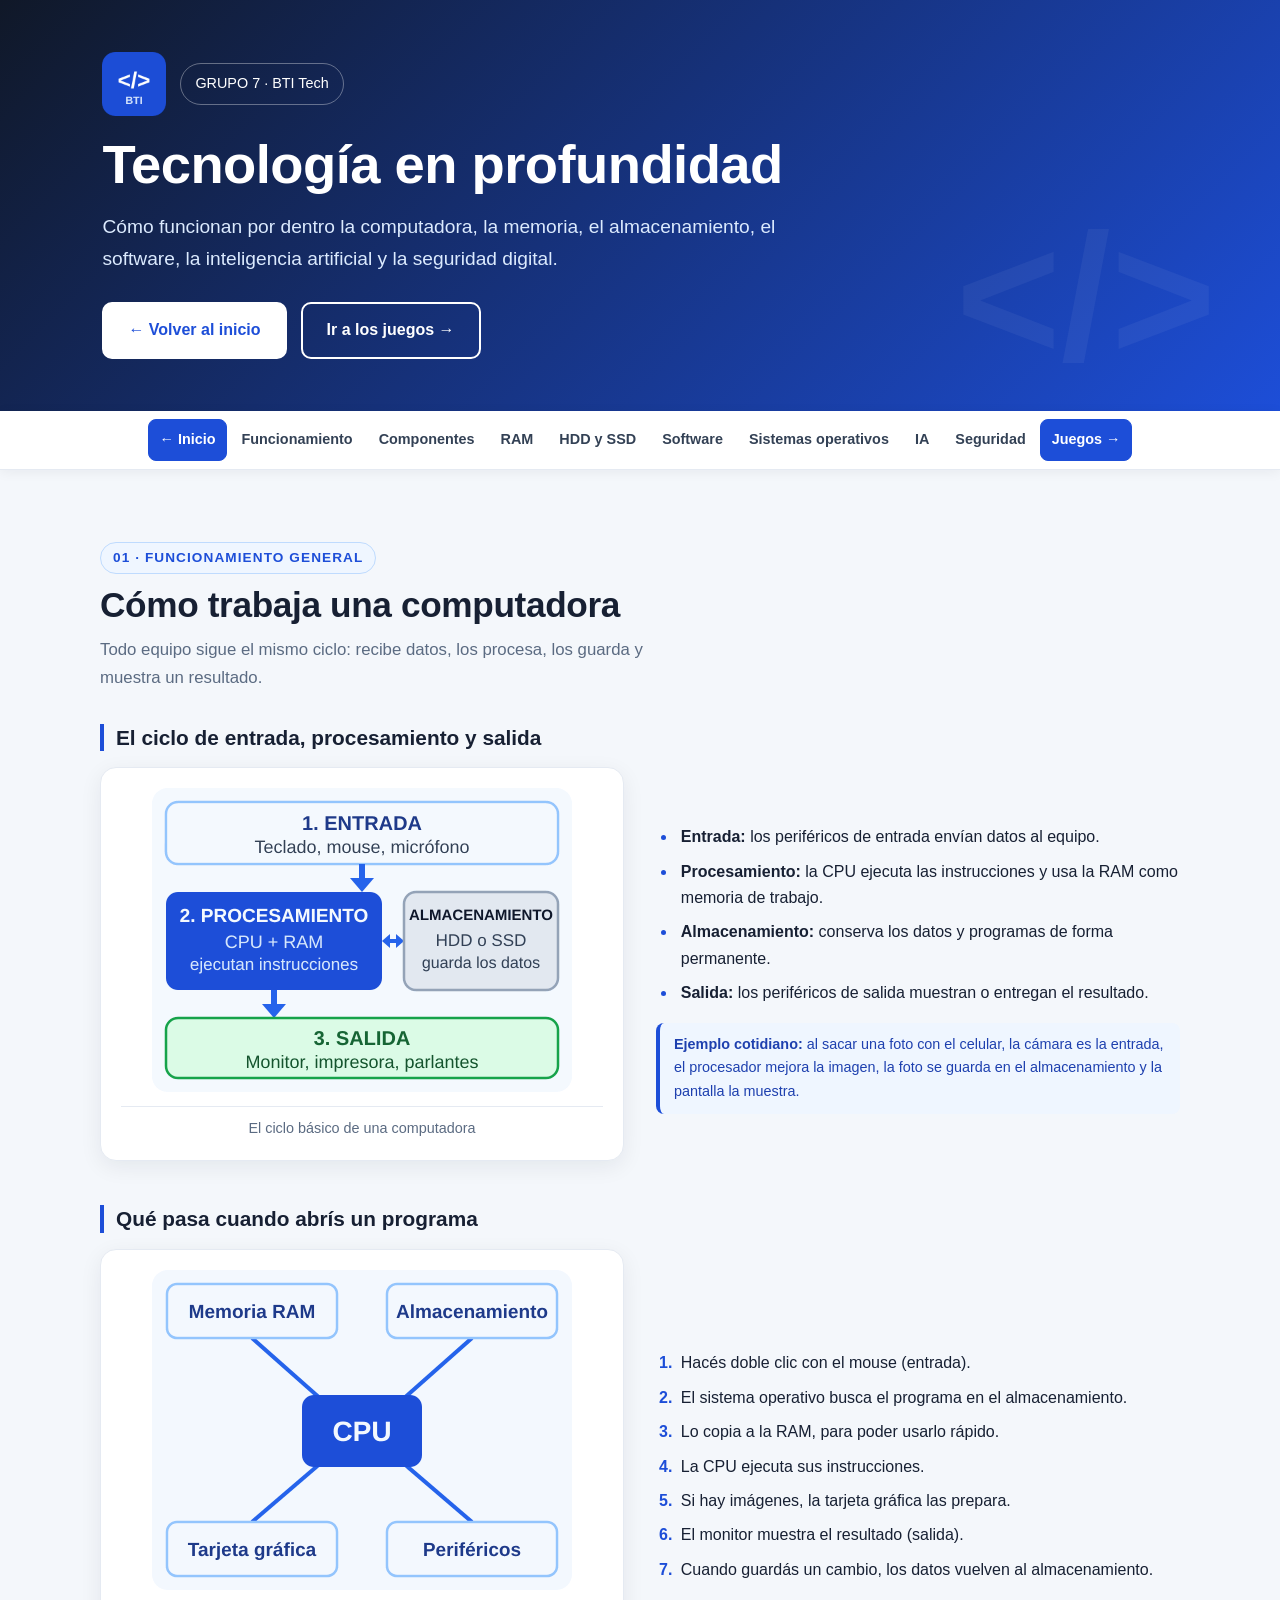
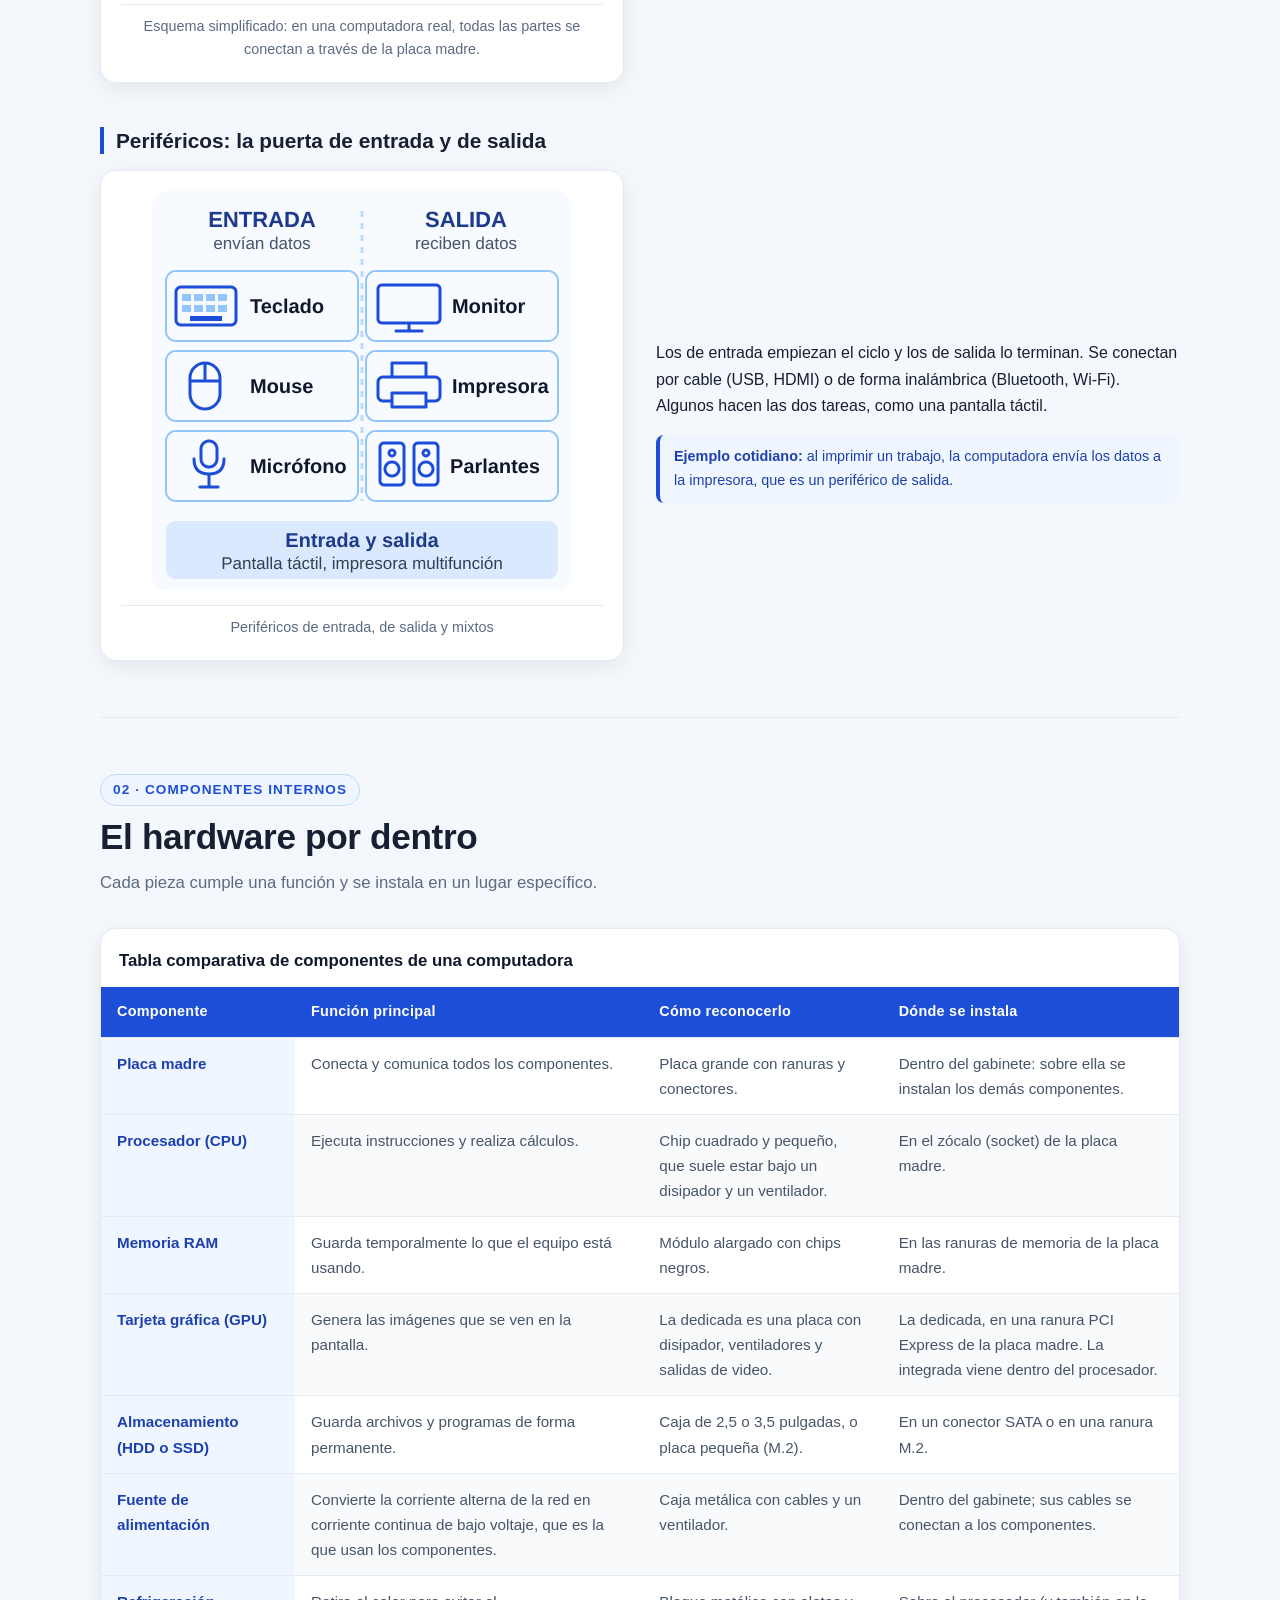
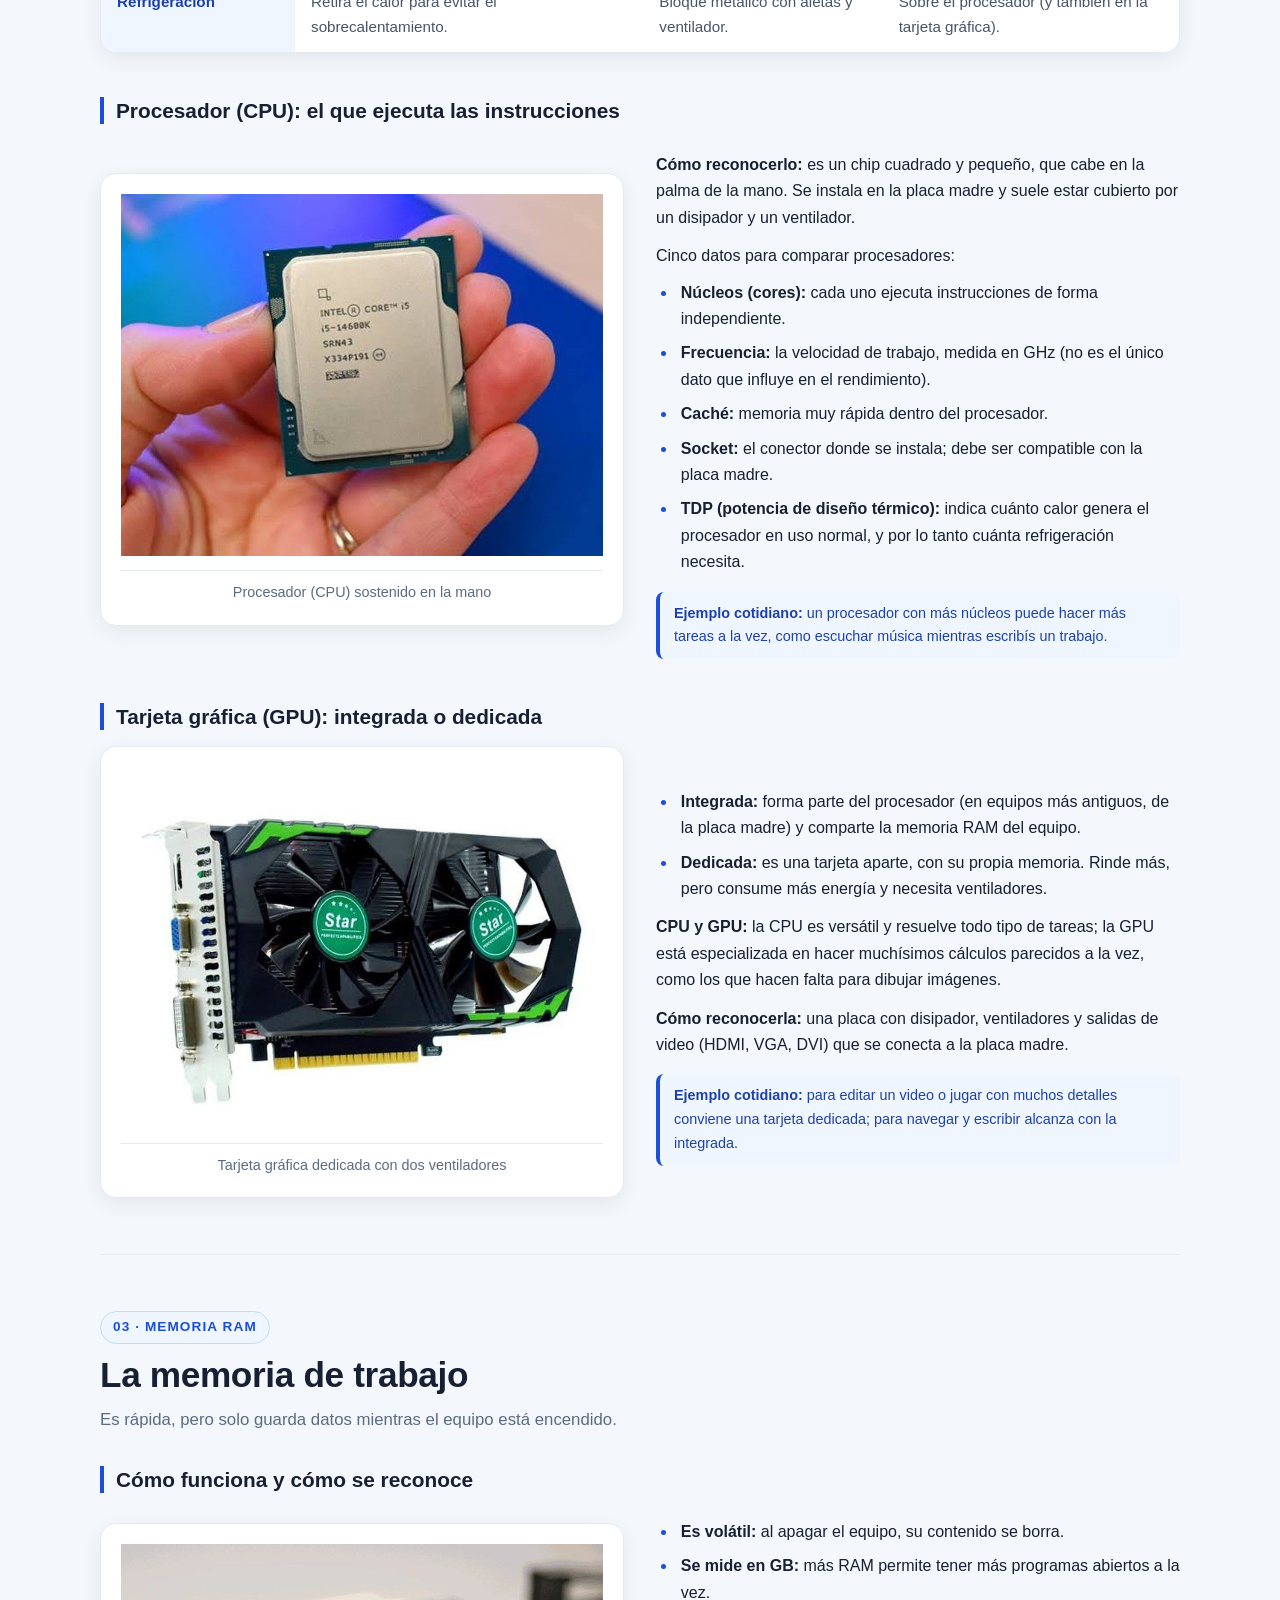
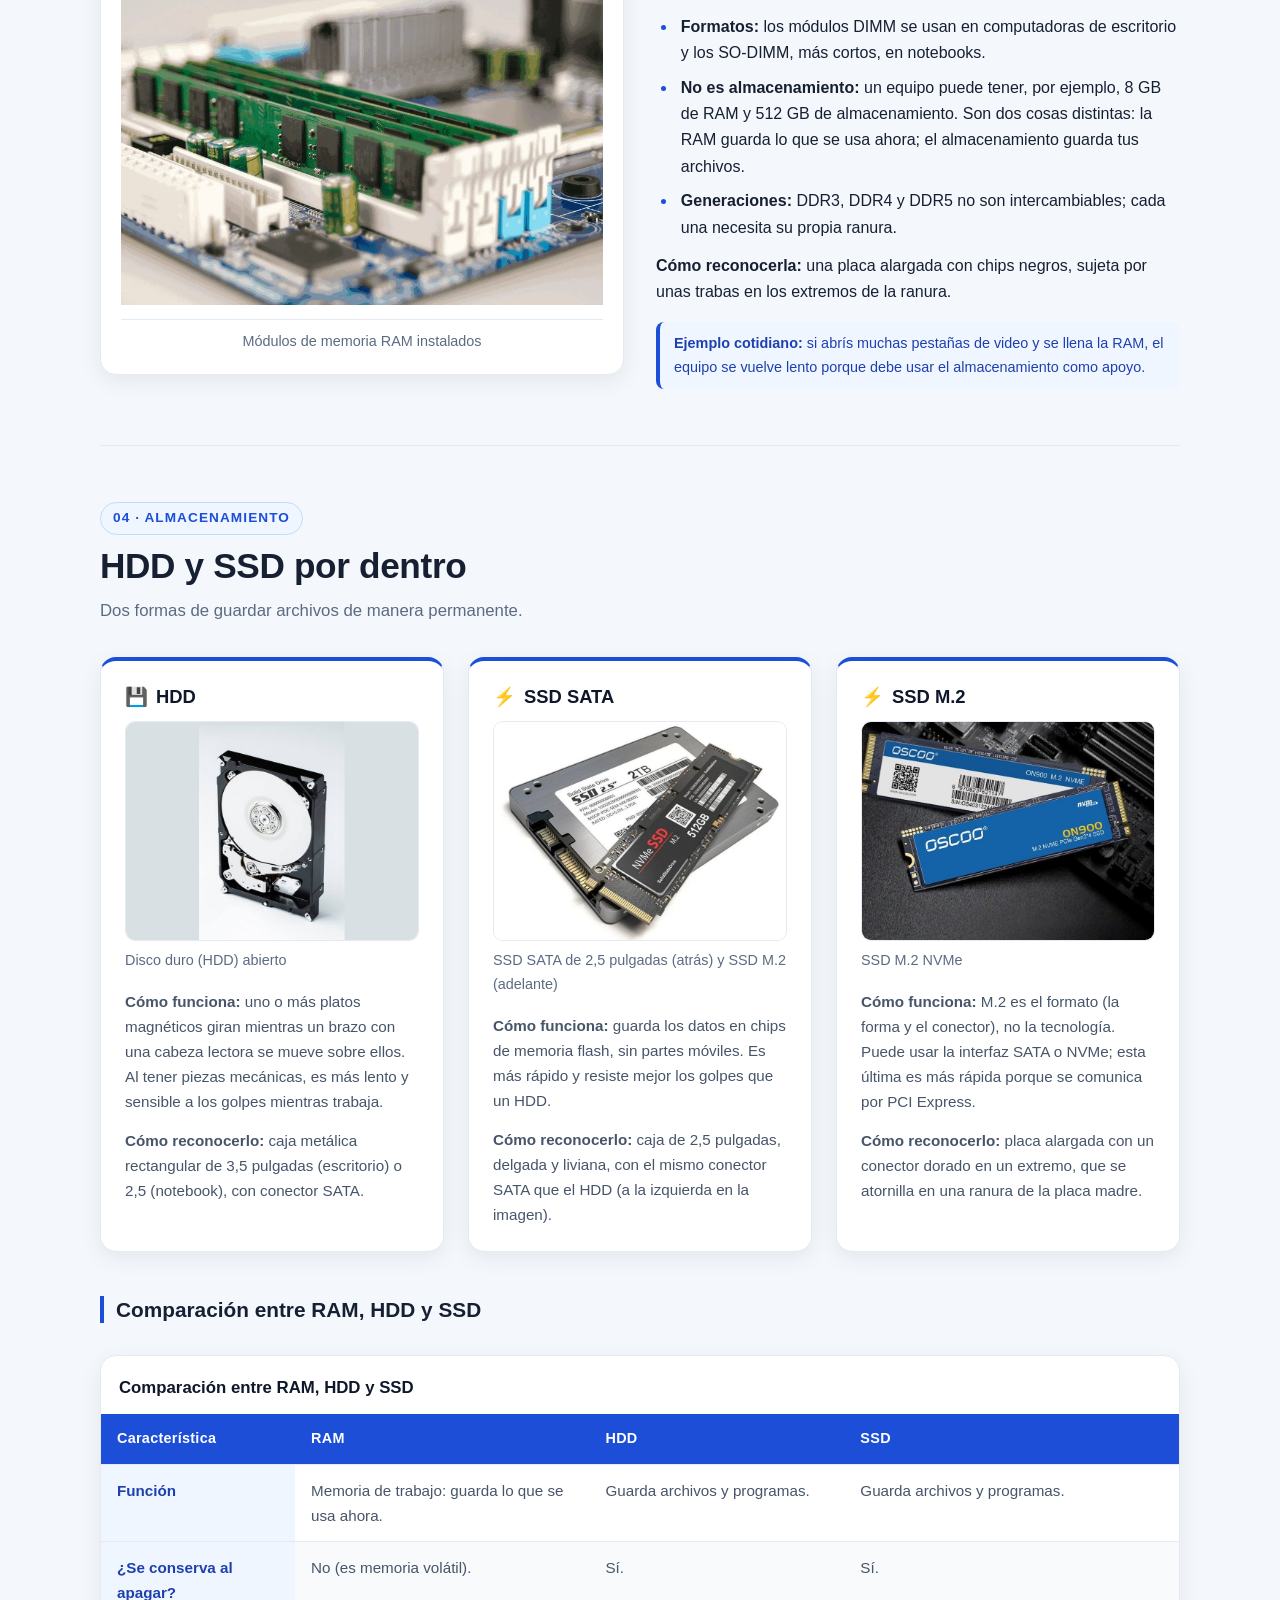
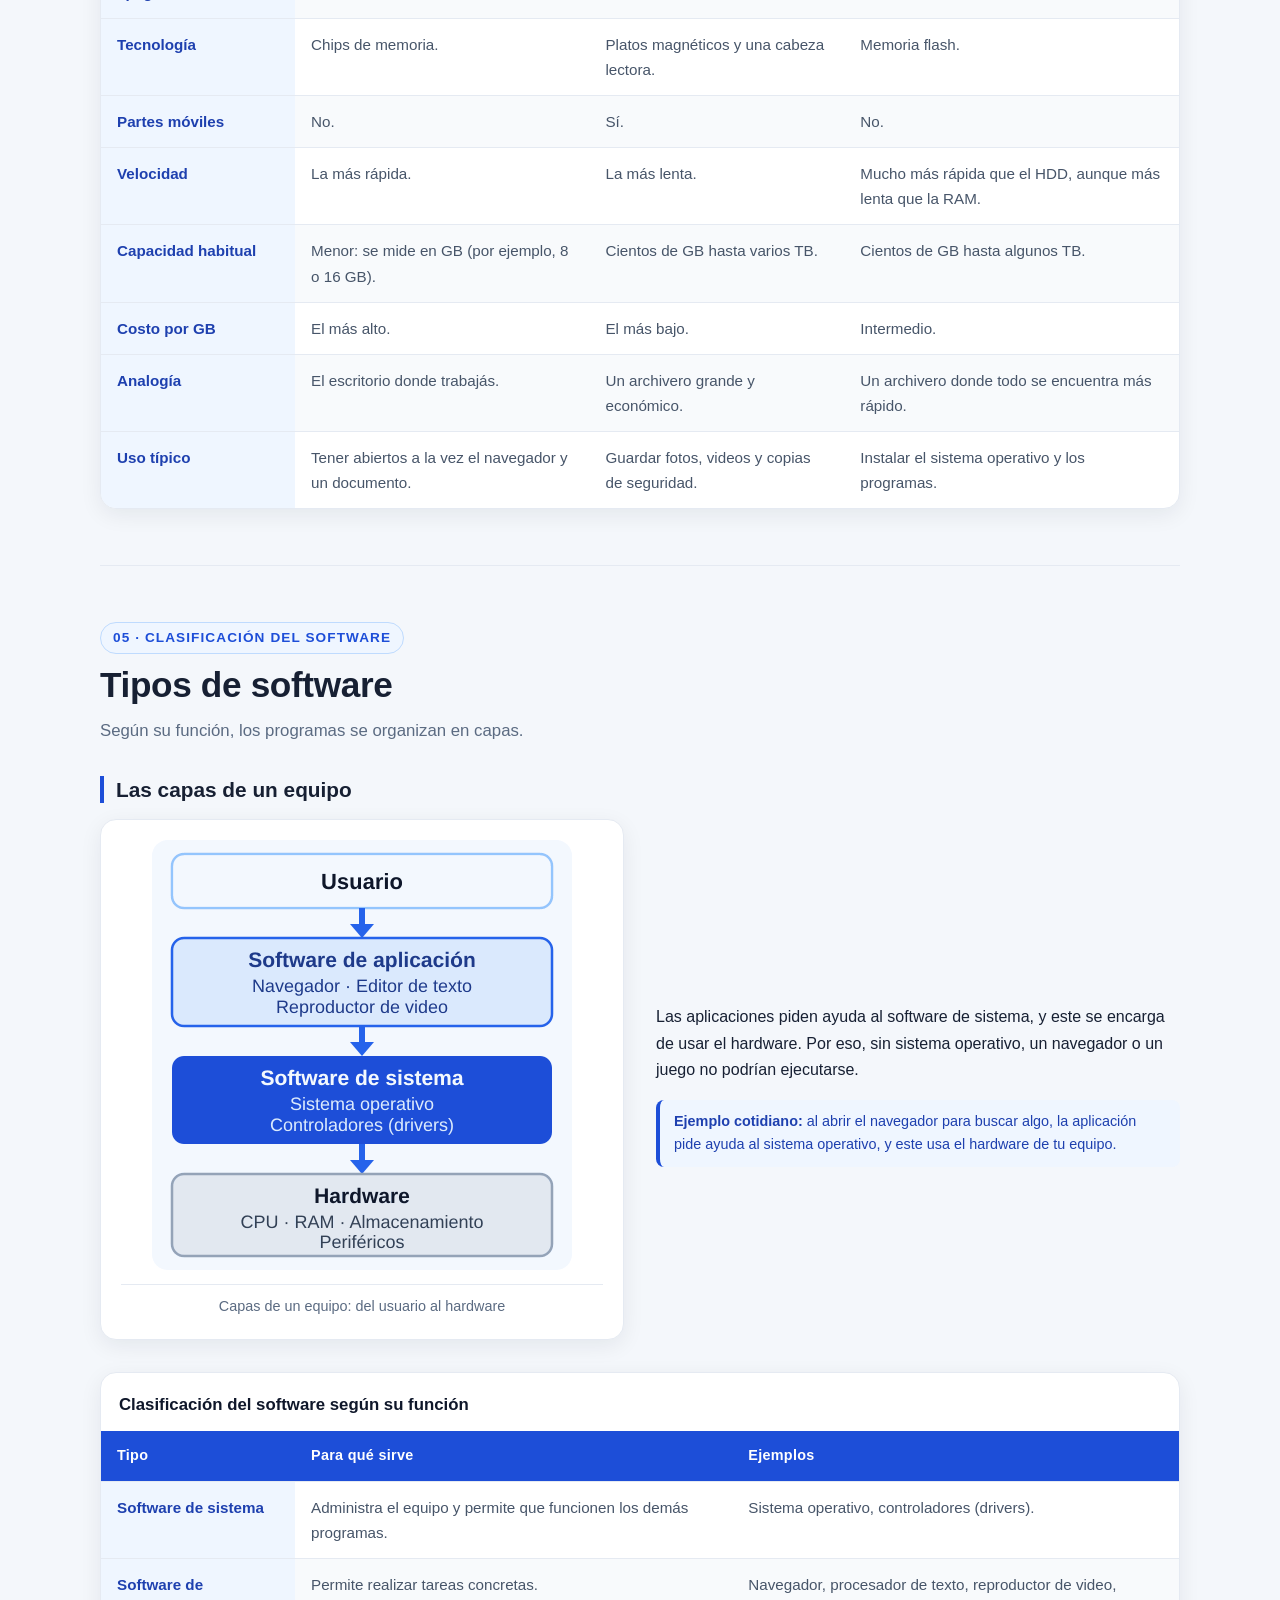
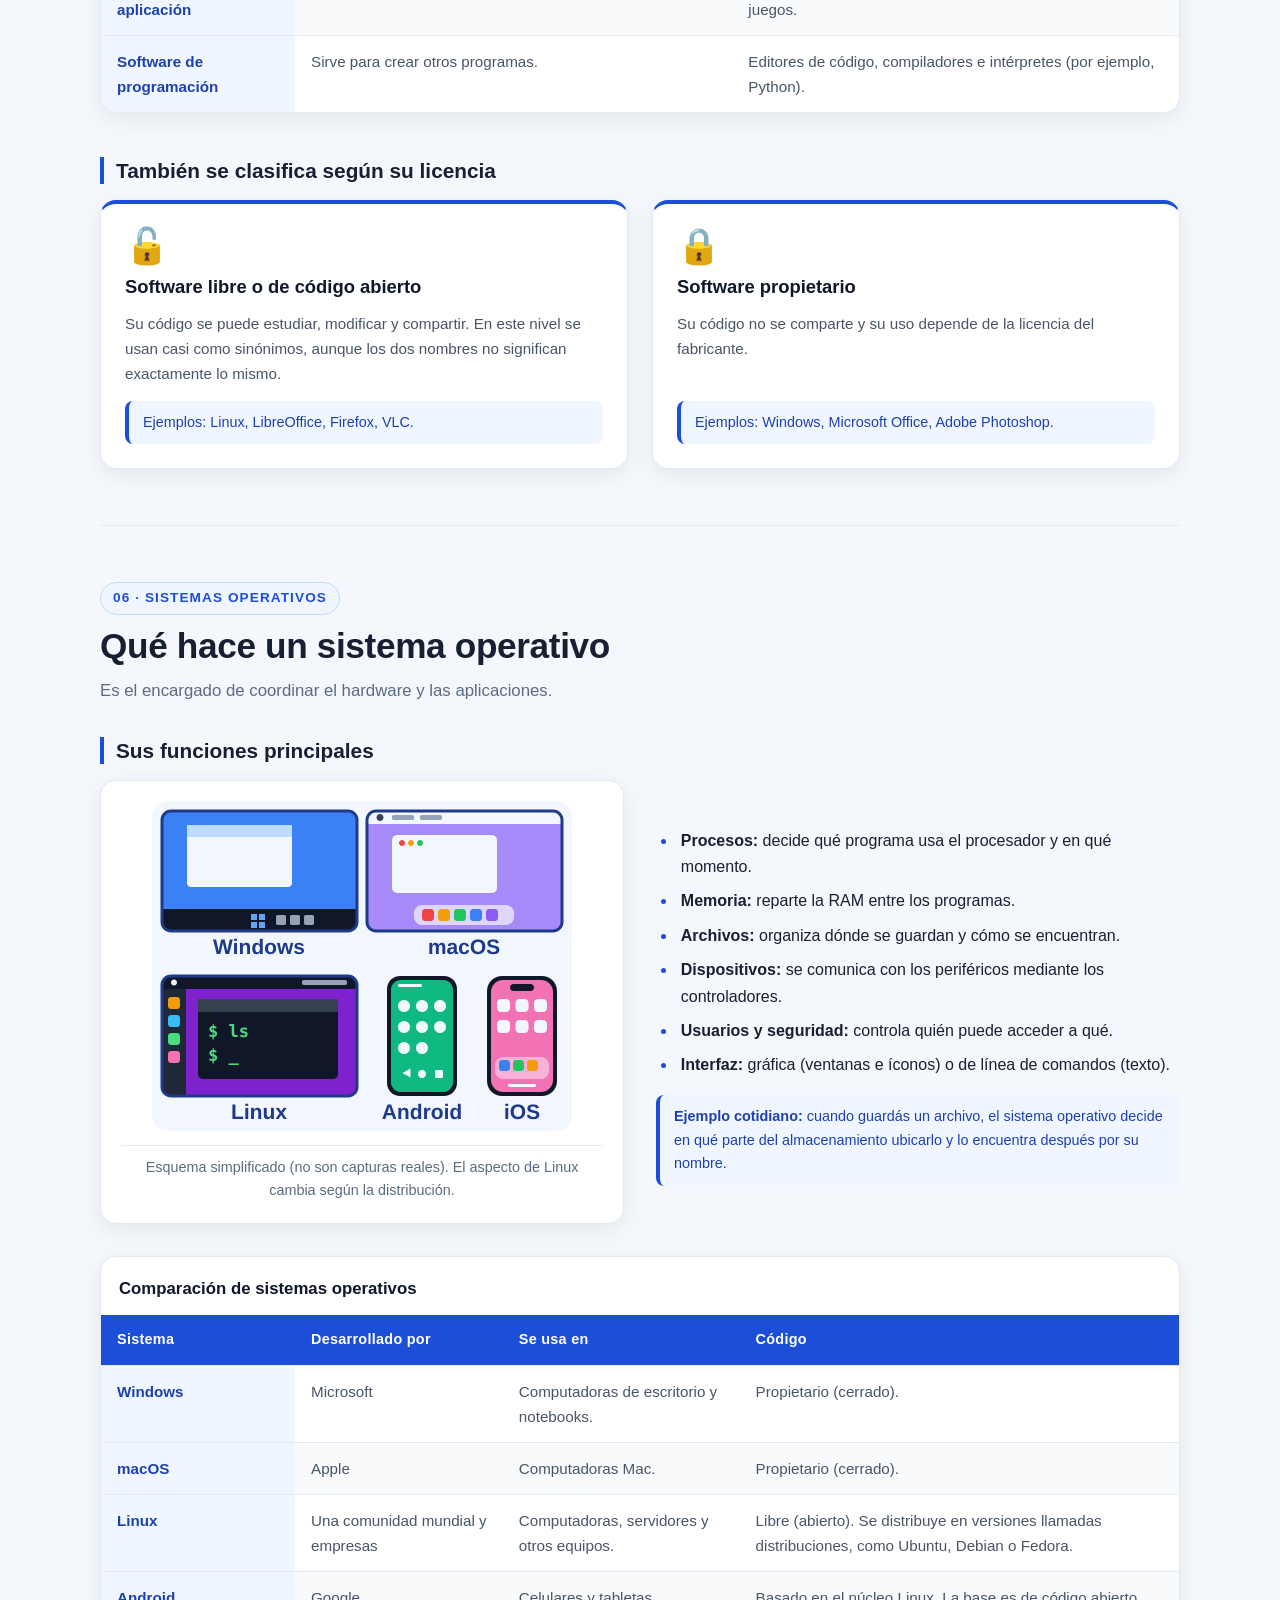
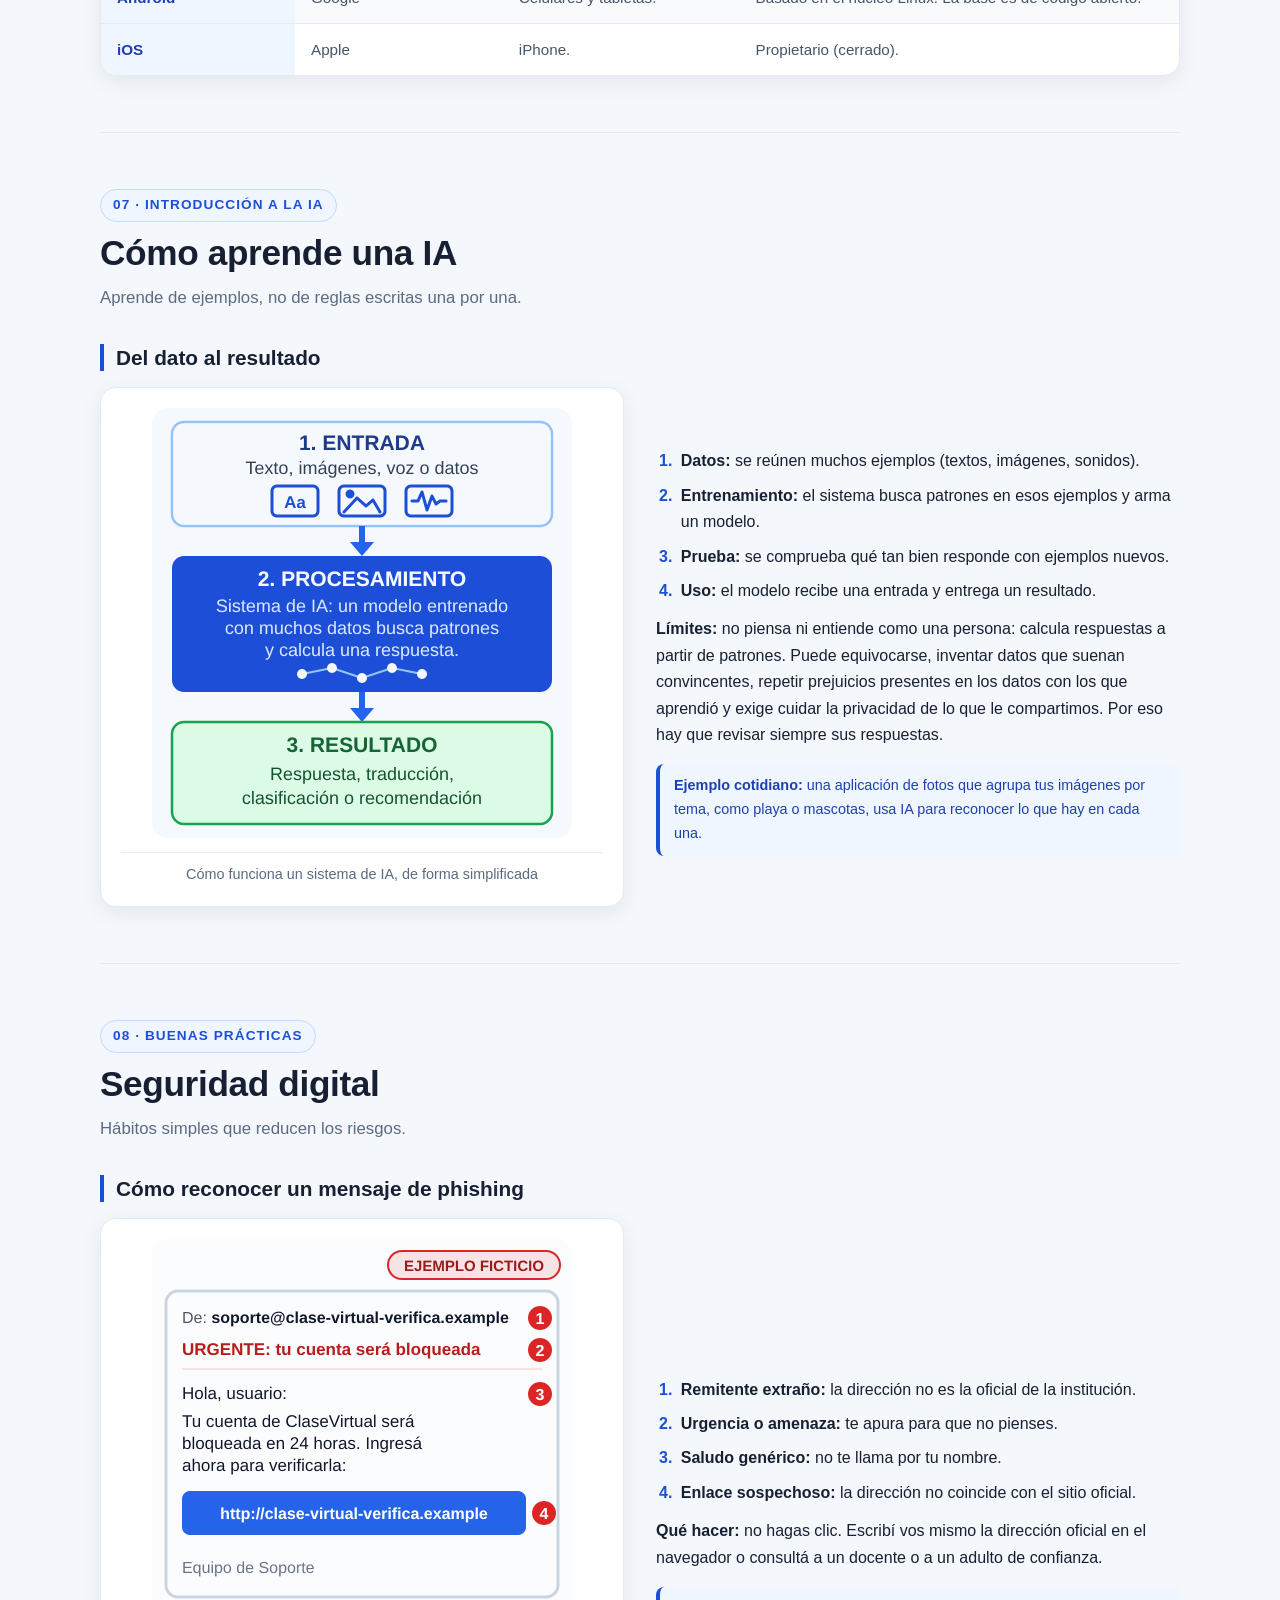
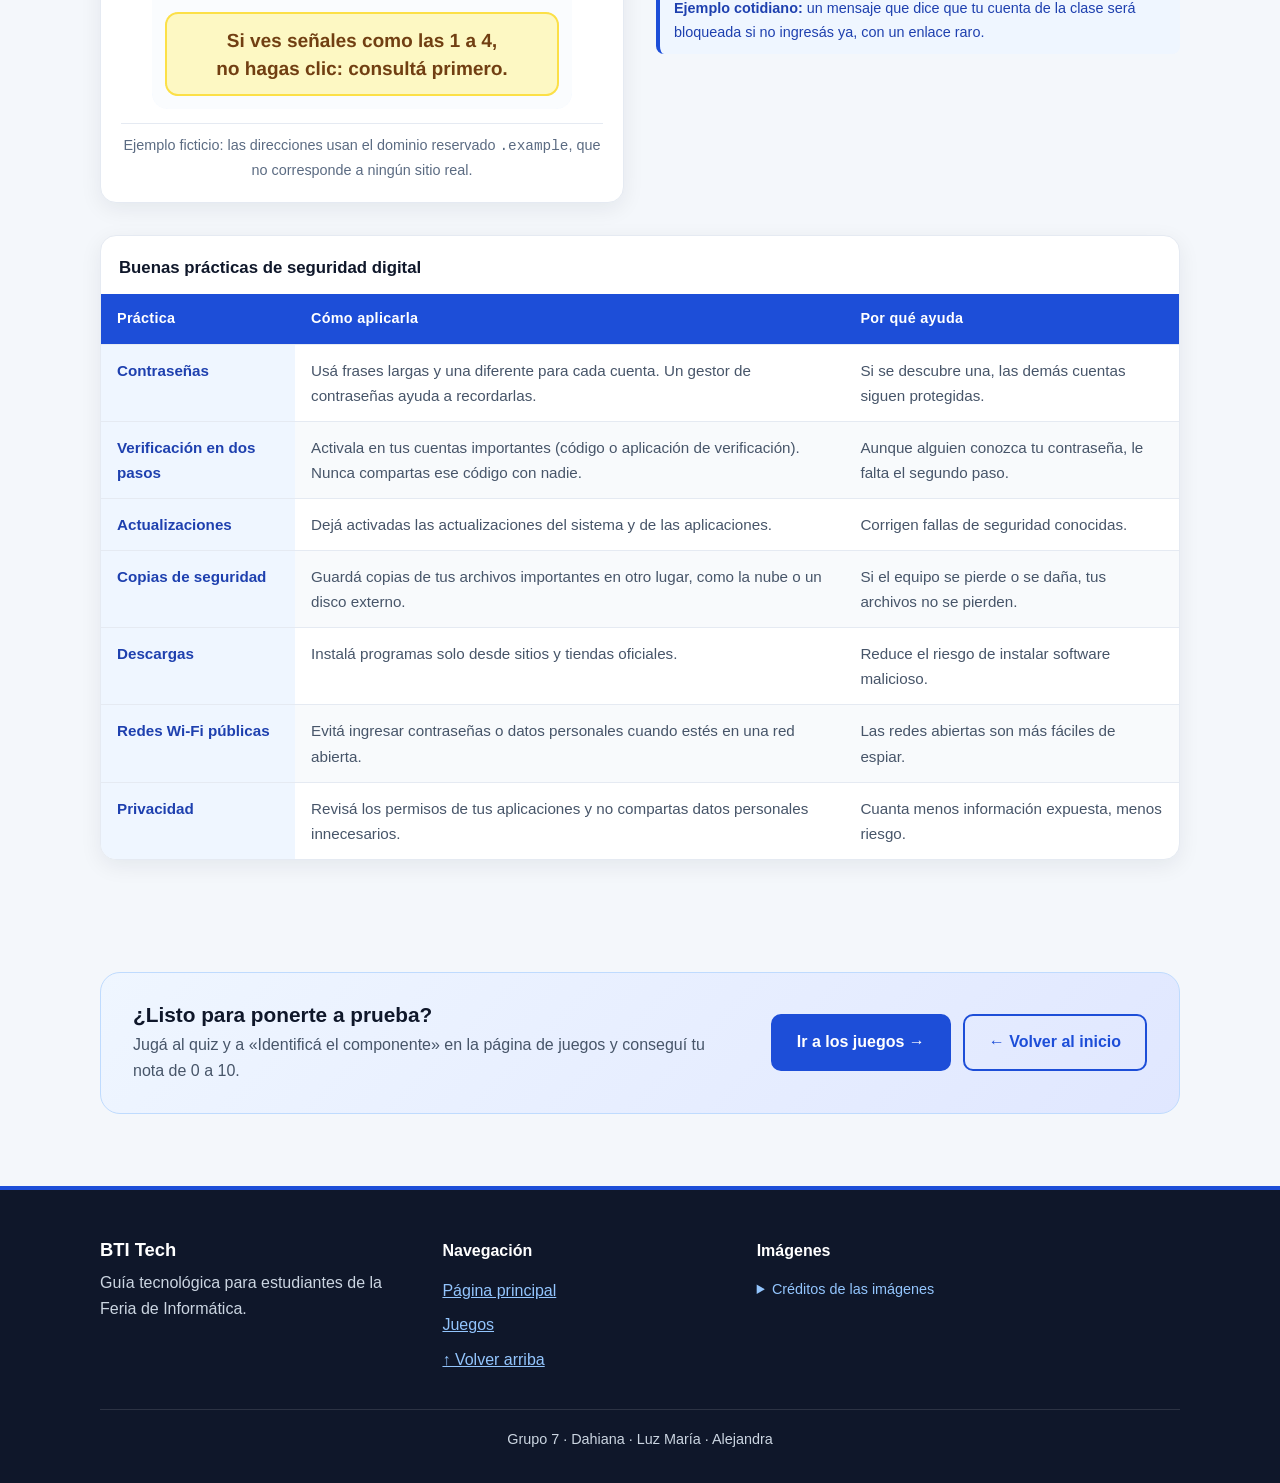
<file: tecnologia.html>
<!DOCTYPE html>
<html lang="es">
<head>
<meta charset="UTF-8">
<meta name="viewport" content="width=device-width, initial-scale=1.0">
<title>Tecnología en profundidad — BTI Tech</title>
<meta name="description" content="Explicaciones en profundidad sobre cómo funciona una computadora: hardware, memoria RAM, HDD y SSD, software, sistemas operativos, inteligencia artificial y seguridad digital.">
<link rel="icon" type="image/png" href="img/logo-bti-tech.png">
<link rel="stylesheet" href="css/styles.css">
</head>
<body>

<header class="header-corto" id="inicio">
  <div class="hero">
    <div class="hero-marca">
      <img class="logo" src="img/logo-bti-tech.png" alt="Logotipo de BTI Tech: cuadrado azul con los símbolos de código y las letras BTI" width="64" height="64">
      <div class="tag">GRUPO 7 · BTI Tech</div>
    </div>
    <h1>Tecnología en profundidad</h1>
    <p>Cómo funcionan por dentro la computadora, la memoria, el almacenamiento, el software, la inteligencia artificial y la seguridad digital.</p>
    <div class="hero-botones">
      <a class="btn" href="index.html">← Volver al inicio</a>
      <a class="btn btn-borde" href="juegos.html">Ir a los juegos →</a>
    </div>
  </div>
</header>

<nav aria-label="Menú principal">
  <div class="nav-contenido">
    <a class="nav-marca" href="index.html"><img src="img/logo-bti-tech.png" alt="" width="32" height="32"><span>BTI Tech</span></a>
    <ul>
      <li><a class="nav-pagina" href="index.html">← Inicio</a></li>
      <li><a href="#funcionamiento">Funcionamiento</a></li>
      <li><a href="#componentes">Componentes</a></li>
      <li><a href="#ram">RAM</a></li>
      <li><a href="#hdd-ssd">HDD y SSD</a></li>
      <li><a href="#software">Software</a></li>
      <li><a href="#sistemas-operativos">Sistemas operativos</a></li>
      <li><a href="#ia">IA</a></li>
      <li><a href="#seguridad">Seguridad</a></li>
      <li><a class="nav-pagina" href="juegos.html">Juegos →</a></li>
    </ul>
  </div>
</nav>

<main>

<section id="funcionamiento">
  <div class="section-title">
    <span>01 · FUNCIONAMIENTO GENERAL</span>
    <h2>Cómo trabaja una computadora</h2>
    <p>Todo equipo sigue el mismo ciclo: recibe datos, los procesa, los guarda y muestra un resultado.</p>
  </div>
  <h3 class="concepto">El ciclo de entrada, procesamiento y salida</h3>
  <div class="explica">
    <figure class="figura">
      <img src="img/funcionamiento-computadora.png" alt="Diagrama del ciclo de una computadora: la entrada envía datos al procesamiento (CPU y RAM), que se comunica con el almacenamiento y entrega el resultado a la salida" width="420" height="304" loading="lazy">
      <figcaption>El ciclo básico de una computadora</figcaption>
    </figure>
    <div class="texto">
      <ul>
        <li><strong>Entrada:</strong> los periféricos de entrada envían datos al equipo.</li>
        <li><strong>Procesamiento:</strong> la CPU ejecuta las instrucciones y usa la RAM como memoria de trabajo.</li>
        <li><strong>Almacenamiento:</strong> conserva los datos y programas de forma permanente.</li>
        <li><strong>Salida:</strong> los periféricos de salida muestran o entregan el resultado.</li>
      </ul>
      <div class="examples"><strong>Ejemplo cotidiano:</strong> al sacar una foto con el celular, la cámara es la entrada, el procesador mejora la imagen, la foto se guarda en el almacenamiento y la pantalla la muestra.</div>
    </div>
  </div>

  <h3 class="concepto">Qué pasa cuando abrís un programa</h3>
  <div class="explica">
    <figure class="figura">
      <img src="img/partes-computadora.png" alt="Diagrama simple de una computadora: la CPU en el centro conectada con la memoria RAM, el almacenamiento, la tarjeta gráfica y los periféricos" width="420" height="320" loading="lazy">
      <figcaption>Esquema simplificado: en una computadora real, todas las partes se conectan a través de la placa madre.</figcaption>
    </figure>
    <div class="texto">
      <ol>
        <li>Hacés doble clic con el mouse (entrada).</li>
        <li>El sistema operativo busca el programa en el almacenamiento.</li>
        <li>Lo copia a la RAM, para poder usarlo rápido.</li>
        <li>La CPU ejecuta sus instrucciones.</li>
        <li>Si hay imágenes, la tarjeta gráfica las prepara.</li>
        <li>El monitor muestra el resultado (salida).</li>
        <li>Cuando guardás un cambio, los datos vuelven al almacenamiento.</li>
      </ol>

    </div>
  </div>

  <h3 class="concepto">Periféricos: la puerta de entrada y de salida</h3>
  <div class="explica">
    <figure class="figura">
      <img src="img/perifericos.png" alt="Esquema de periféricos: de entrada (teclado, mouse y micrófono), de salida (monitor, impresora y parlantes) y de entrada y salida (pantalla táctil e impresora multifunción)" width="420" height="400" loading="lazy">
      <figcaption>Periféricos de entrada, de salida y mixtos</figcaption>
    </figure>
    <div class="texto">
      <p>Los de entrada empiezan el ciclo y los de salida lo terminan. Se conectan por cable (USB, HDMI) o de forma inalámbrica (Bluetooth, Wi-Fi). Algunos hacen las dos tareas, como una pantalla táctil.</p>
      <div class="examples"><strong>Ejemplo cotidiano:</strong> al imprimir un trabajo, la computadora envía los datos a la impresora, que es un periférico de salida.</div>
    </div>
  </div>

</section>

<section id="componentes">
  <div class="section-title">
    <span>02 · COMPONENTES INTERNOS</span>
    <h2>El hardware por dentro</h2>
    <p>Cada pieza cumple una función y se instala en un lugar específico.</p>
  </div>
  <div class="tabla-wrap">
    <table>
      <caption>Tabla comparativa de componentes de una computadora</caption>
      <thead>
        <tr><th scope="col">Componente</th><th scope="col">Función principal</th><th scope="col">Cómo reconocerlo</th><th scope="col">Dónde se instala</th></tr>
      </thead>
      <tbody>
        <tr>
          <th scope="row">Placa madre</th>
          <td data-label="Función principal">Conecta y comunica todos los componentes.</td>
          <td data-label="Cómo reconocerlo">Placa grande con ranuras y conectores.</td>
          <td data-label="Dónde se instala">Dentro del gabinete: sobre ella se instalan los demás componentes.</td>
        </tr>
        <tr>
          <th scope="row">Procesador (CPU)</th>
          <td data-label="Función principal">Ejecuta instrucciones y realiza cálculos.</td>
          <td data-label="Cómo reconocerlo">Chip cuadrado y pequeño, que suele estar bajo un disipador y un ventilador.</td>
          <td data-label="Dónde se instala">En el zócalo (socket) de la placa madre.</td>
        </tr>
        <tr>
          <th scope="row">Memoria RAM</th>
          <td data-label="Función principal">Guarda temporalmente lo que el equipo está usando.</td>
          <td data-label="Cómo reconocerlo">Módulo alargado con chips negros.</td>
          <td data-label="Dónde se instala">En las ranuras de memoria de la placa madre.</td>
        </tr>
        <tr>
          <th scope="row">Tarjeta gráfica (GPU)</th>
          <td data-label="Función principal">Genera las imágenes que se ven en la pantalla.</td>
          <td data-label="Cómo reconocerlo">La dedicada es una placa con disipador, ventiladores y salidas de video.</td>
          <td data-label="Dónde se instala">La dedicada, en una ranura PCI Express de la placa madre. La integrada viene dentro del procesador.</td>
        </tr>
        <tr>
          <th scope="row">Almacenamiento (HDD o SSD)</th>
          <td data-label="Función principal">Guarda archivos y programas de forma permanente.</td>
          <td data-label="Cómo reconocerlo">Caja de 2,5 o 3,5 pulgadas, o placa pequeña (M.2).</td>
          <td data-label="Dónde se instala">En un conector SATA o en una ranura M.2.</td>
        </tr>
        <tr>
          <th scope="row">Fuente de alimentación</th>
          <td data-label="Función principal">Convierte la corriente alterna de la red en corriente continua de bajo voltaje, que es la que usan los componentes.</td>
          <td data-label="Cómo reconocerlo">Caja metálica con cables y un ventilador.</td>
          <td data-label="Dónde se instala">Dentro del gabinete; sus cables se conectan a los componentes.</td>
        </tr>
        <tr>
          <th scope="row">Refrigeración</th>
          <td data-label="Función principal">Retira el calor para evitar el sobrecalentamiento.</td>
          <td data-label="Cómo reconocerlo">Bloque metálico con aletas y ventilador.</td>
          <td data-label="Dónde se instala">Sobre el procesador (y también en la tarjeta gráfica).</td>
        </tr>
      </tbody>
    </table>
  </div>

  <h3 class="concepto">Procesador (CPU): el que ejecuta las instrucciones</h3>
  <div class="explica">
    <figure class="figura">
      <img src="img/cpu.jpg" alt="Fotografía de un procesador Intel Core i5 sostenido con una mano: un chip cuadrado y pequeño, con cubierta metálica gris" width="800" height="600" loading="lazy">
      <figcaption>Procesador (CPU) sostenido en la mano</figcaption>
    </figure>
    <div class="texto">
      <p><strong>Cómo reconocerlo:</strong> es un chip cuadrado y pequeño, que cabe en la palma de la mano. Se instala en la placa madre y suele estar cubierto por un disipador y un ventilador.</p>
      <p>Cinco datos para comparar procesadores:</p>
      <ul>
        <li><strong>Núcleos (cores):</strong> cada uno ejecuta instrucciones de forma independiente.</li>
        <li><strong>Frecuencia:</strong> la velocidad de trabajo, medida en GHz (no es el único dato que influye en el rendimiento).</li>
        <li><strong>Caché:</strong> memoria muy rápida dentro del procesador.</li>
        <li><strong>Socket:</strong> el conector donde se instala; debe ser compatible con la placa madre.</li>
        <li><strong>TDP (potencia de diseño térmico):</strong> indica cuánto calor genera el procesador en uso normal, y por lo tanto cuánta refrigeración necesita.</li>
      </ul>
      <div class="examples"><strong>Ejemplo cotidiano:</strong> un procesador con más núcleos puede hacer más tareas a la vez, como escuchar música mientras escribís un trabajo.</div>
    </div>
  </div>

  <h3 class="concepto">Tarjeta gráfica (GPU): integrada o dedicada</h3>
  <div class="explica">
    <figure class="figura">
      <img src="img/gpu.jpg" alt="Fotografía de una tarjeta gráfica dedicada con dos ventiladores y, en su lateral, salidas de video HDMI, VGA y DVI" width="800" height="600" loading="lazy">
      <figcaption>Tarjeta gráfica dedicada con dos ventiladores</figcaption>
    </figure>
    <div class="texto">
      <ul>
        <li><strong>Integrada:</strong> forma parte del procesador (en equipos más antiguos, de la placa madre) y comparte la memoria RAM del equipo.</li>
        <li><strong>Dedicada:</strong> es una tarjeta aparte, con su propia memoria. Rinde más, pero consume más energía y necesita ventiladores.</li>
      </ul>
      <p><strong>CPU y GPU:</strong> la CPU es versátil y resuelve todo tipo de tareas; la GPU está especializada en hacer muchísimos cálculos parecidos a la vez, como los que hacen falta para dibujar imágenes.</p>
      <p><strong>Cómo reconocerla:</strong> una placa con disipador, ventiladores y salidas de video (HDMI, VGA, DVI) que se conecta a la placa madre.</p>
      <div class="examples"><strong>Ejemplo cotidiano:</strong> para editar un video o jugar con muchos detalles conviene una tarjeta dedicada; para navegar y escribir alcanza con la integrada.</div>
    </div>
  </div>

</section>

<section id="ram">
  <div class="section-title">
    <span>03 · MEMORIA RAM</span>
    <h2>La memoria de trabajo</h2>
    <p>Es rápida, pero solo guarda datos mientras el equipo está encendido.</p>
  </div>
  <h3 class="concepto">Cómo funciona y cómo se reconoce</h3>
  <div class="explica">
    <figure class="figura">
      <img src="img/ram.jpg" alt="Fotografía de varios módulos de memoria RAM instalados en las ranuras de una placa madre azul" width="800" height="600" loading="lazy">
      <figcaption>Módulos de memoria RAM instalados</figcaption>
    </figure>
    <div class="texto">
      <ul>
        <li><strong>Es volátil:</strong> al apagar el equipo, su contenido se borra.</li>
        <li><strong>Se mide en GB:</strong> más RAM permite tener más programas abiertos a la vez.</li>
        <li><strong>Formatos:</strong> los módulos DIMM se usan en computadoras de escritorio y los SO-DIMM, más cortos, en notebooks.</li>
        <li><strong>No es almacenamiento:</strong> un equipo puede tener, por ejemplo, 8 GB de RAM y 512 GB de almacenamiento. Son dos cosas distintas: la RAM guarda lo que se usa ahora; el almacenamiento guarda tus archivos.</li>
        <li><strong>Generaciones:</strong> DDR3, DDR4 y DDR5 no son intercambiables; cada una necesita su propia ranura.</li>
      </ul>
      <p><strong>Cómo reconocerla:</strong> una placa alargada con chips negros, sujeta por unas trabas en los extremos de la ranura.</p>
      <div class="examples"><strong>Ejemplo cotidiano:</strong> si abrís muchas pestañas de video y se llena la RAM, el equipo se vuelve lento porque debe usar el almacenamiento como apoyo.</div>
    </div>
  </div>

</section>

<section id="hdd-ssd">
  <div class="section-title">
    <span>04 · ALMACENAMIENTO</span>
    <h2>HDD y SSD por dentro</h2>
    <p>Dos formas de guardar archivos de manera permanente.</p>
  </div>
  <div class="grid">
    <article class="card">
      <h3><span aria-hidden="true">💾</span> HDD</h3>
      <figure class="foto"><img src="img/hdd.jpg" alt="Fotografía de un disco duro (HDD) abierto, donde se ven el plato giratorio y el brazo lector" width="800" height="600" loading="lazy"><figcaption>Disco duro (HDD) abierto</figcaption></figure>
      <p><strong>Cómo funciona:</strong> uno o más platos magnéticos giran mientras un brazo con una cabeza lectora se mueve sobre ellos. Al tener piezas mecánicas, es más lento y sensible a los golpes mientras trabaja.</p>
      <p><strong>Cómo reconocerlo:</strong> caja metálica rectangular de 3,5 pulgadas (escritorio) o 2,5 (notebook), con conector SATA.</p>
    </article>
    <article class="card">
      <h3><span aria-hidden="true">⚡</span> SSD SATA</h3>
      <figure class="foto"><img src="img/ssd-sata.jpg" alt="Imagen de un SSD de 2,5 pulgadas con su conector SATA a la izquierda y, apoyado encima, un SSD M.2 NVMe" width="800" height="600" loading="lazy"><figcaption>SSD SATA de 2,5 pulgadas (atrás) y SSD M.2 (adelante)</figcaption></figure>
      <p><strong>Cómo funciona:</strong> guarda los datos en chips de memoria flash, sin partes móviles. Es más rápido y resiste mejor los golpes que un HDD.</p>
      <p><strong>Cómo reconocerlo:</strong> caja de 2,5 pulgadas, delgada y liviana, con el mismo conector SATA que el HDD (a la izquierda en la imagen).</p>
    </article>
    <article class="card">
      <h3><span aria-hidden="true">⚡</span> SSD M.2</h3>
      <figure class="foto"><img src="img/ssd-m2.jpg" alt="Fotografía de dos unidades SSD M.2 NVMe: placas alargadas con etiqueta y un conector dorado en un extremo" width="800" height="600" loading="lazy"><figcaption>SSD M.2 NVMe</figcaption></figure>
      <p><strong>Cómo funciona:</strong> M.2 es el formato (la forma y el conector), no la tecnología. Puede usar la interfaz SATA o NVMe; esta última es más rápida porque se comunica por PCI Express.</p>
      <p><strong>Cómo reconocerlo:</strong> placa alargada con un conector dorado en un extremo, que se atornilla en una ranura de la placa madre.</p>
    </article>
  </div>
  <h3 class="subtitulo">Comparación entre RAM, HDD y SSD</h3>
  <div class="tabla-wrap">
    <table>
      <caption>Comparación entre RAM, HDD y SSD</caption>
      <thead>
        <tr><th scope="col">Característica</th><th scope="col">RAM</th><th scope="col">HDD</th><th scope="col">SSD</th></tr>
      </thead>
      <tbody>
        <tr>
          <th scope="row">Función</th>
          <td data-label="RAM">Memoria de trabajo: guarda lo que se usa ahora.</td>
          <td data-label="HDD">Guarda archivos y programas.</td>
          <td data-label="SSD">Guarda archivos y programas.</td>
        </tr>
        <tr>
          <th scope="row">¿Se conserva al apagar?</th>
          <td data-label="RAM">No (es memoria volátil).</td>
          <td data-label="HDD">Sí.</td>
          <td data-label="SSD">Sí.</td>
        </tr>
        <tr>
          <th scope="row">Tecnología</th>
          <td data-label="RAM">Chips de memoria.</td>
          <td data-label="HDD">Platos magnéticos y una cabeza lectora.</td>
          <td data-label="SSD">Memoria flash.</td>
        </tr>
        <tr>
          <th scope="row">Partes móviles</th>
          <td data-label="RAM">No.</td>
          <td data-label="HDD">Sí.</td>
          <td data-label="SSD">No.</td>
        </tr>
        <tr>
          <th scope="row">Velocidad</th>
          <td data-label="RAM">La más rápida.</td>
          <td data-label="HDD">La más lenta.</td>
          <td data-label="SSD">Mucho más rápida que el HDD, aunque más lenta que la RAM.</td>
        </tr>
        <tr>
          <th scope="row">Capacidad habitual</th>
          <td data-label="RAM">Menor: se mide en GB (por ejemplo, 8 o 16 GB).</td>
          <td data-label="HDD">Cientos de GB hasta varios TB.</td>
          <td data-label="SSD">Cientos de GB hasta algunos TB.</td>
        </tr>
        <tr>
          <th scope="row">Costo por GB</th>
          <td data-label="RAM">El más alto.</td>
          <td data-label="HDD">El más bajo.</td>
          <td data-label="SSD">Intermedio.</td>
        </tr>
        <tr>
          <th scope="row">Analogía</th>
          <td data-label="RAM">El escritorio donde trabajás.</td>
          <td data-label="HDD">Un archivero grande y económico.</td>
          <td data-label="SSD">Un archivero donde todo se encuentra más rápido.</td>
        </tr>
        <tr>
          <th scope="row">Uso típico</th>
          <td data-label="RAM">Tener abiertos a la vez el navegador y un documento.</td>
          <td data-label="HDD">Guardar fotos, videos y copias de seguridad.</td>
          <td data-label="SSD">Instalar el sistema operativo y los programas.</td>
        </tr>
      </tbody>
    </table>
  </div>
</section>

<section id="software">
  <div class="section-title">
    <span>05 · CLASIFICACIÓN DEL SOFTWARE</span>
    <h2>Tipos de software</h2>
    <p>Según su función, los programas se organizan en capas.</p>
  </div>
  <h3 class="concepto">Las capas de un equipo</h3>
  <div class="explica">
    <figure class="figura">
      <img src="img/capas-software.png" alt="Esquema en capas: el usuario usa el software de aplicación, que funciona sobre el software de sistema, y este controla el hardware" width="420" height="430" loading="lazy">
      <figcaption>Capas de un equipo: del usuario al hardware</figcaption>
    </figure>
    <div class="texto">
      <p>Las aplicaciones piden ayuda al software de sistema, y este se encarga de usar el hardware. Por eso, sin sistema operativo, un navegador o un juego no podrían ejecutarse.</p>
      <div class="examples"><strong>Ejemplo cotidiano:</strong> al abrir el navegador para buscar algo, la aplicación pide ayuda al sistema operativo, y este usa el hardware de tu equipo.</div>
    </div>
  </div>

  <div class="tabla-wrap">
    <table>
      <caption>Clasificación del software según su función</caption>
      <thead>
        <tr><th scope="col">Tipo</th><th scope="col">Para qué sirve</th><th scope="col">Ejemplos</th></tr>
      </thead>
      <tbody>
        <tr>
          <th scope="row">Software de sistema</th>
          <td data-label="Para qué sirve">Administra el equipo y permite que funcionen los demás programas.</td>
          <td data-label="Ejemplos">Sistema operativo, controladores (drivers).</td>
        </tr>
        <tr>
          <th scope="row">Software de aplicación</th>
          <td data-label="Para qué sirve">Permite realizar tareas concretas.</td>
          <td data-label="Ejemplos">Navegador, procesador de texto, reproductor de video, juegos.</td>
        </tr>
        <tr>
          <th scope="row">Software de programación</th>
          <td data-label="Para qué sirve">Sirve para crear otros programas.</td>
          <td data-label="Ejemplos">Editores de código, compiladores e intérpretes (por ejemplo, Python).</td>
        </tr>
      </tbody>
    </table>
  </div>

  <h3 class="concepto">También se clasifica según su licencia</h3>
  <div class="grid">
    <article class="card"><div class="icon" aria-hidden="true">🔓</div><h3>Software libre o de código abierto</h3><p>Su código se puede estudiar, modificar y compartir. En este nivel se usan casi como sinónimos, aunque los dos nombres no significan exactamente lo mismo.</p><div class="examples">Ejemplos: Linux, LibreOffice, Firefox, VLC.</div></article>
    <article class="card"><div class="icon" aria-hidden="true">🔒</div><h3>Software propietario</h3><p>Su código no se comparte y su uso depende de la licencia del fabricante.</p><div class="examples">Ejemplos: Windows, Microsoft Office, Adobe Photoshop.</div></article>
  </div>
</section>

<section id="sistemas-operativos">
  <div class="section-title">
    <span>06 · SISTEMAS OPERATIVOS</span>
    <h2>Qué hace un sistema operativo</h2>
    <p>Es el encargado de coordinar el hardware y las aplicaciones.</p>
  </div>
  <h3 class="concepto">Sus funciones principales</h3>
  <div class="explica">
    <figure class="figura">
      <img src="img/sistemas-operativos.png" alt="Esquema simplificado de las pantallas de Windows, macOS, Linux, Android e iOS" width="420" height="330" loading="lazy">
      <figcaption>Esquema simplificado (no son capturas reales). El aspecto de Linux cambia según la distribución.</figcaption>
    </figure>
    <div class="texto">
      <ul>
        <li><strong>Procesos:</strong> decide qué programa usa el procesador y en qué momento.</li>
        <li><strong>Memoria:</strong> reparte la RAM entre los programas.</li>
        <li><strong>Archivos:</strong> organiza dónde se guardan y cómo se encuentran.</li>
        <li><strong>Dispositivos:</strong> se comunica con los periféricos mediante los controladores.</li>
        <li><strong>Usuarios y seguridad:</strong> controla quién puede acceder a qué.</li>
        <li><strong>Interfaz:</strong> gráfica (ventanas e íconos) o de línea de comandos (texto).</li>
      </ul>
      <div class="examples"><strong>Ejemplo cotidiano:</strong> cuando guardás un archivo, el sistema operativo decide en qué parte del almacenamiento ubicarlo y lo encuentra después por su nombre.</div>
    </div>
  </div>

  <div class="tabla-wrap">
    <table>
      <caption>Comparación de sistemas operativos</caption>
      <thead>
        <tr><th scope="col">Sistema</th><th scope="col">Desarrollado por</th><th scope="col">Se usa en</th><th scope="col">Código</th></tr>
      </thead>
      <tbody>
        <tr>
          <th scope="row">Windows</th>
          <td data-label="Desarrollado por">Microsoft</td>
          <td data-label="Se usa en">Computadoras de escritorio y notebooks.</td>
          <td data-label="Código">Propietario (cerrado).</td>
        </tr>
        <tr>
          <th scope="row">macOS</th>
          <td data-label="Desarrollado por">Apple</td>
          <td data-label="Se usa en">Computadoras Mac.</td>
          <td data-label="Código">Propietario (cerrado).</td>
        </tr>
        <tr>
          <th scope="row">Linux</th>
          <td data-label="Desarrollado por">Una comunidad mundial y empresas</td>
          <td data-label="Se usa en">Computadoras, servidores y otros equipos.</td>
          <td data-label="Código">Libre (abierto). Se distribuye en versiones llamadas distribuciones, como Ubuntu, Debian o Fedora.</td>
        </tr>
        <tr>
          <th scope="row">Android</th>
          <td data-label="Desarrollado por">Google</td>
          <td data-label="Se usa en">Celulares y tabletas.</td>
          <td data-label="Código">Basado en el núcleo Linux. La base es de código abierto.</td>
        </tr>
        <tr>
          <th scope="row">iOS</th>
          <td data-label="Desarrollado por">Apple</td>
          <td data-label="Se usa en">iPhone.</td>
          <td data-label="Código">Propietario (cerrado).</td>
        </tr>
      </tbody>
    </table>
  </div>
</section>

<section id="ia">
  <div class="section-title">
    <span>07 · INTRODUCCIÓN A LA IA</span>
    <h2>Cómo aprende una IA</h2>
    <p>Aprende de ejemplos, no de reglas escritas una por una.</p>
  </div>
  <h3 class="concepto">Del dato al resultado</h3>
  <div class="explica">
    <figure class="figura">
      <img src="img/ia-proceso.png" alt="Diagrama de tres pasos: 1, entrada (texto, imágenes, voz o datos); 2, procesamiento, donde un modelo de IA entrenado con muchos datos busca patrones y calcula una respuesta; 3, resultado (respuesta, traducción, clasificación o recomendación)" width="420" height="430" loading="lazy">
      <figcaption>Cómo funciona un sistema de IA, de forma simplificada</figcaption>
    </figure>
    <div class="texto">
      <ol>
        <li><strong>Datos:</strong> se reúnen muchos ejemplos (textos, imágenes, sonidos).</li>
        <li><strong>Entrenamiento:</strong> el sistema busca patrones en esos ejemplos y arma un modelo.</li>
        <li><strong>Prueba:</strong> se comprueba qué tan bien responde con ejemplos nuevos.</li>
        <li><strong>Uso:</strong> el modelo recibe una entrada y entrega un resultado.</li>
      </ol>
      <p><strong>Límites:</strong> no piensa ni entiende como una persona: calcula respuestas a partir de patrones. Puede equivocarse, inventar datos que suenan convincentes, repetir prejuicios presentes en los datos con los que aprendió y exige cuidar la privacidad de lo que le compartimos. Por eso hay que revisar siempre sus respuestas.</p>
      <div class="examples"><strong>Ejemplo cotidiano:</strong> una aplicación de fotos que agrupa tus imágenes por tema, como playa o mascotas, usa IA para reconocer lo que hay en cada una.</div>
    </div>
  </div>

</section>

<section id="seguridad">
  <div class="section-title">
    <span>08 · BUENAS PRÁCTICAS</span>
    <h2>Seguridad digital</h2>
    <p>Hábitos simples que reducen los riesgos.</p>
  </div>
  <h3 class="concepto">Cómo reconocer un mensaje de phishing</h3>
  <div class="explica">
    <figure class="figura">
      <img src="img/phishing-ejemplo.png" alt="Ejemplo ficticio de mensaje de phishing con cuatro señales de alerta numeradas: remitente extraño, urgencia, saludo genérico y enlace sospechoso" width="420" height="470" loading="lazy">
      <figcaption>Ejemplo ficticio: las direcciones usan el dominio reservado <code>.example</code>, que no corresponde a ningún sitio real.</figcaption>
    </figure>
    <div class="texto">
      <ol>
        <li><strong>Remitente extraño:</strong> la dirección no es la oficial de la institución.</li>
        <li><strong>Urgencia o amenaza:</strong> te apura para que no pienses.</li>
        <li><strong>Saludo genérico:</strong> no te llama por tu nombre.</li>
        <li><strong>Enlace sospechoso:</strong> la dirección no coincide con el sitio oficial.</li>
      </ol>
      <p><strong>Qué hacer:</strong> no hagas clic. Escribí vos mismo la dirección oficial en el navegador o consultá a un docente o a un adulto de confianza.</p>
      <div class="examples"><strong>Ejemplo cotidiano:</strong> un mensaje que dice que tu cuenta de la clase será bloqueada si no ingresás ya, con un enlace raro.</div>
    </div>
  </div>

  <div class="tabla-wrap">
    <table>
      <caption>Buenas prácticas de seguridad digital</caption>
      <thead>
        <tr><th scope="col">Práctica</th><th scope="col">Cómo aplicarla</th><th scope="col">Por qué ayuda</th></tr>
      </thead>
      <tbody>
        <tr>
          <th scope="row">Contraseñas</th>
          <td data-label="Cómo aplicarla">Usá frases largas y una diferente para cada cuenta. Un gestor de contraseñas ayuda a recordarlas.</td>
          <td data-label="Por qué ayuda">Si se descubre una, las demás cuentas siguen protegidas.</td>
        </tr>
        <tr>
          <th scope="row">Verificación en dos pasos</th>
          <td data-label="Cómo aplicarla">Activala en tus cuentas importantes (código o aplicación de verificación). Nunca compartas ese código con nadie.</td>
          <td data-label="Por qué ayuda">Aunque alguien conozca tu contraseña, le falta el segundo paso.</td>
        </tr>
        <tr>
          <th scope="row">Actualizaciones</th>
          <td data-label="Cómo aplicarla">Dejá activadas las actualizaciones del sistema y de las aplicaciones.</td>
          <td data-label="Por qué ayuda">Corrigen fallas de seguridad conocidas.</td>
        </tr>
        <tr>
          <th scope="row">Copias de seguridad</th>
          <td data-label="Cómo aplicarla">Guardá copias de tus archivos importantes en otro lugar, como la nube o un disco externo.</td>
          <td data-label="Por qué ayuda">Si el equipo se pierde o se daña, tus archivos no se pierden.</td>
        </tr>
        <tr>
          <th scope="row">Descargas</th>
          <td data-label="Cómo aplicarla">Instalá programas solo desde sitios y tiendas oficiales.</td>
          <td data-label="Por qué ayuda">Reduce el riesgo de instalar software malicioso.</td>
        </tr>
        <tr>
          <th scope="row">Redes Wi-Fi públicas</th>
          <td data-label="Cómo aplicarla">Evitá ingresar contraseñas o datos personales cuando estés en una red abierta.</td>
          <td data-label="Por qué ayuda">Las redes abiertas son más fáciles de espiar.</td>
        </tr>
        <tr>
          <th scope="row">Privacidad</th>
          <td data-label="Cómo aplicarla">Revisá los permisos de tus aplicaciones y no compartas datos personales innecesarios.</td>
          <td data-label="Por qué ayuda">Cuanta menos información expuesta, menos riesgo.</td>
        </tr>
      </tbody>
    </table>
  </div>
</section>

<aside class="siguiente" aria-label="Siguiente paso">
  <div>
    <h2>¿Listo para ponerte a prueba?</h2>
    <p>Jugá al quiz y a «Identificá el componente» en la página de juegos y conseguí tu nota de 0 a 10.</p>
  </div>
  <div class="siguiente-botones">
    <a class="btn-azul" href="juegos.html">Ir a los juegos →</a>
    <a class="btn-claro" href="index.html">← Volver al inicio</a>
  </div>
</aside>

</main>

<footer>
  <div class="footer-grid">
    <div class="footer-col">
      <h2>BTI Tech</h2>
      <p>Guía tecnológica para estudiantes de la Feria de Informática.</p>
    </div>
    <div class="footer-col">
      <h3>Navegación</h3>
      <ul>
        <li><a href="index.html">Página principal</a></li>
        <li><a href="juegos.html">Juegos</a></li>
        <li><a href="#inicio">↑ Volver arriba</a></li>
      </ul>
    </div>
    <div class="footer-col">
      <h3>Imágenes</h3>
    <details class="creditos" id="creditos">
      <summary>Créditos de las imágenes</summary>
      <ul>
        <li>Esquemas (periféricos, partes de la computadora, funcionamiento de la computadora, capas de software, sistemas operativos, inteligencia artificial y phishing): ilustraciones originales creadas para este proyecto con asistencia de IA, sin material de terceros.</li>
        <li>Logotipo de BTI Tech: diseño original creado para este proyecto con asistencia de IA, sin material de terceros.</li>
        <li>Fotografías de componentes (procesador CPU, memoria RAM, tarjeta gráfica GPU, disco duro HDD, unidad SSD SATA y unidad SSD M.2 NVMe): material visual de referencia seleccionado por el Grupo 7 y utilizado con fines exclusivamente educativos, académicos y demostrativos (1.º BTI — Feria de Informática), sin fines de lucro ni uso comercial.</li>
      </ul>
    </details>
    </div>
  </div>
  <div class="team">Grupo 7 · Dahiana · Luz María · Alejandra</div>
</footer>

</body>
</html>
</file>
<file: css/styles.css>
/* =====================================================
   BTI Tech · css/styles.css
   Todo el diseño del sitio está en este archivo.
   Orden: 1 Variables · 2 Base · 3 Encabezado · 4 Botones ·
          5 Menú · 6 Secciones · 7 Tarjetas (Grid + Flexbox) ·
          8 Imágenes y bloques · 9 Tablas · 10 Quiz ·
          11 Formulario · 12 Navegación entre páginas ·
          13 Pie de página · 14 Responsive (media queries) ·
          15 Buscador · 16 Barra de progreso y nota · 17 Juego visual ·
          18 Página de juegos
   Convención: las media queries generales están en la sección 14; las
   de los componentes agregados después (15 y 17) están junto a su componente.
   ===================================================== */


/* ---------- 1. VARIABLES ----------
   Guardamos colores y medidas en un solo lugar.
   Si queremos cambiar el azul, lo cambiamos acá y se actualiza todo. */
:root {
  /* Colores de la identidad de BTI Tech */
  --azul: #1d4ed8;
  --azul-oscuro: #1e40af;
  --azul-claro: #eff6ff;
  --azul-borde: #bfdbfe;
  --fondo: #f4f7fb;
  --fondo-oscuro: #0f172a;
  --texto: #172033;
  --texto-suave: #475569;       /* párrafos dentro de tarjetas */
  --gris: #5b6b82;              /* subtítulos y pies de foto */
  --borde: #e5eaf2;
  --blanco: #ffffff;
  --verde: #166534;
  --verde-claro: #dcfce7;
  --rojo: #b91c1c;
  --rojo-claro: #fee2e2;
  --titulo: #0f172a;            /* títulos dentro de tarjetas, formularios y juegos */
  --borde-campo: #64748b;       /* borde de campos y opciones: contraste de 4,7:1 sobre blanco (mínimo 3:1) */
  --borde-suave: #cbd5e1;       /* bordes decorativos (grupos de opciones) */
  --gris-claro: #e2e8f0;        /* fondo de la barra de progreso y de los botones deshabilitados */
  --azul-sobre-oscuro: #93c5fd; /* enlaces y contorno de foco sobre el encabezado y el pie */

  /* Medidas: usar siempre las mismas mantiene el orden visual */
  --radio: 16px;                /* esquinas redondeadas */
  --radio-chico: 10px;
  --espacio: 24px;              /* espacio estándar (padding de tarjetas) */
  --sombra: 0 6px 22px rgba(15, 23, 42, 0.07);
  --sombra-hover: 0 10px 28px rgba(15, 23, 42, 0.13);
  --ancho-max: 1120px;          /* ancho máximo del contenido */
}


/* ---------- 2. BASE ---------- */

/* Quitamos los márgenes y rellenos que trae el navegador.
   box-sizing: border-box hace que el padding y el borde
   cuenten DENTRO del ancho de la caja (así no se desbordan). */
* { box-sizing: border-box; margin: 0; padding: 0; }

html { scroll-behavior: smooth; }

body {
  font-family: "Segoe UI", Roboto, "Helvetica Neue", Arial, sans-serif;
  font-size: 1rem;              /* 16px: tamaño base */
  line-height: 1.65;
  background: var(--fondo);
  color: var(--texto);
}

/* Las imágenes nunca pueden ser más anchas que su contenedor */
img { max-width: 100%; height: auto; display: block; }

/* Jerarquía de títulos: h1 > h2 > h3.
   text-wrap: balance reparte las palabras para que el título no deje una palabra sola. */
h1, h2 { text-wrap: balance; letter-spacing: -0.01em; }
h1 { font-size: clamp(2.3rem, 7vw, 4.5rem); line-height: 1.05; margin-bottom: 18px; }
h2 { font-size: clamp(1.65rem, 4vw, 2.2rem); line-height: 1.2; margin-bottom: 10px; }
h3 { font-size: 1.15rem; line-height: 1.3; margin-bottom: 8px; }

/* Texto de lectura: líneas no demasiado largas */
p { max-width: 65ch; }

/* Para ver con qué elemento se navega con el teclado */
:focus-visible { outline: 3px solid var(--azul); outline-offset: 2px; }
/* Sobre fondos oscuros (encabezado y pie) el contorno azul no se vería: se usa el azul claro */
header :focus-visible, footer :focus-visible { outline-color: var(--azul-sobre-oscuro); }


/* ---------- 3. ENCABEZADO ---------- */
header {
  display: flex;
  align-items: center;          /* centra el contenido en vertical */
  min-height: 68vh;
  padding: 64px 8%;
  background: linear-gradient(135deg, #101828, var(--azul));
  color: var(--blanco);
  position: relative;
  overflow: hidden;
}

/* Símbolo decorativo de fondo (muy suave, a la derecha, lejos del texto) */
header::after {
  content: "</>" / "";          /* lo que va después de la barra es el texto alternativo: vacío = solo decoración */
  position: absolute;
  right: 5%;
  bottom: -35px;
  font-size: 180px;
  font-weight: bold;
  color: rgba(255, 255, 255, 0.05);
}

.hero { max-width: 850px; position: relative; z-index: 1; }

/* Logo + etiqueta del grupo, uno al lado del otro (FLEXBOX) */
.hero-marca {
  display: flex;
  align-items: center;
  flex-wrap: wrap;
  gap: 14px;
  margin-bottom: 20px;
}
.logo { width: 64px; height: 64px; }

.tag {
  padding: 8px 14px;
  border: 1px solid rgba(255, 255, 255, 0.35);
  border-radius: 999px;
  font-size: 0.9rem;
}

.hero p { font-size: 1.2rem; color: #dbeafe; }

/* Encabezado más bajo para la segunda página */
header.header-corto { min-height: auto; padding: 52px 8%; }
header.header-corto h1 { font-size: clamp(2.1rem, 5vw, 3.4rem); }

/* Botones del encabezado, uno al lado del otro (FLEXBOX).
   El espacio de arriba lo pone el contenedor, no cada botón. */
.hero-botones { display: flex; flex-wrap: wrap; gap: 14px; margin-top: 28px; }
.hero-botones .btn { margin-top: 0; }


/* ---------- 4. BOTONES ---------- */
.btn,
.btn-azul,
.btn-claro {
  display: inline-block;
  padding: 13px 24px;
  border-radius: var(--radio-chico);
  font-family: inherit;
  font-size: 1rem;
  font-weight: bold;
  text-decoration: none;
  text-align: center;
  cursor: pointer;
}

/* Botón blanco (sobre el fondo azul del encabezado) */
.btn {
  margin-top: 28px;
  background: var(--blanco);
  color: var(--azul);
  border: 2px solid var(--blanco);
}
/* Segundo botón del encabezado: solo con borde (y el primero, al pasar el mouse) */
.btn:hover,
.btn-borde { background: transparent; color: var(--blanco); }
.btn-borde:hover { background: var(--blanco); color: var(--azul); }

/* Botón azul (sobre fondo claro): lo usan el quiz, el formulario y la navegación */
.btn-azul {
  margin-top: 18px;
  background: var(--azul);
  color: var(--blanco);
  border: 2px solid var(--azul);
}
.btn-azul:hover { background: var(--azul-oscuro); border-color: var(--azul-oscuro); }

/* Botón con borde azul (acción secundaria sobre fondo claro) */
.btn-claro {
  margin-top: 18px;
  background: transparent;
  color: var(--azul);
  border: 2px solid var(--azul);
}
.btn-claro:hover { background: var(--azul-claro); }

/* Botón deshabilitado: se ve apagado y no reacciona al mouse */
.btn-azul:disabled,
.btn-azul:disabled:hover { background: var(--gris-claro); border-color: var(--gris-claro); color: #475569; cursor: not-allowed; }


/* ---------- 5. MENÚ ---------- */
nav {
  position: sticky;             /* se queda arriba al bajar */
  top: 0;
  z-index: 20;
  background: rgba(255, 255, 255, 0.96);
  -webkit-backdrop-filter: blur(10px);
  backdrop-filter: blur(10px);
  border-bottom: 1px solid var(--borde);
  box-shadow: 0 2px 12px rgba(15, 23, 42, 0.06);
}

/* FLEXBOX: marca a la izquierda y enlaces a la derecha */
.nav-contenido {
  display: flex;
  align-items: center;
  justify-content: space-between;
  gap: 16px;
  max-width: 1320px;            /* marca + 10 enlaces necesitan 1240px: así sobra holgura */
  margin: 0 auto;
  padding: 8px 16px;
}

.nav-marca {
  display: flex;
  align-items: center;
  gap: 10px;
  flex-shrink: 0;
  color: var(--titulo);
  font-weight: bold;
  text-decoration: none;
}
.nav-marca img { width: 32px; height: 32px; }

/* Los enlaces del menú en fila (FLEXBOX) */
nav ul {
  display: flex;
  flex-wrap: wrap;              /* si no entran, pasan a la línea de abajo */
  justify-content: flex-end;
  gap: 2px;
  list-style: none;
}

nav ul a {
  display: block;
  padding: 8px 11px;
  border: 1px solid transparent;
  border-radius: 8px;
  color: #334155;
  font-size: 0.9rem;
  font-weight: 600;
  text-decoration: none;
}
nav ul a:hover { background: var(--azul-claro); color: var(--azul); border-color: var(--azul-borde); }

/* El enlace a la OTRA página se destaca: es el que cambia de página */
nav ul a.nav-pagina { background: var(--azul); color: var(--blanco); border-color: var(--azul); }
nav ul a.nav-pagina:hover { background: var(--azul-oscuro); border-color: var(--azul-oscuro); color: var(--blanco); }


/* ---------- 6. CONTENIDO Y SECCIONES ---------- */

/* margin: 0 auto  →  centra el contenido en pantallas grandes */
main {
  max-width: var(--ancho-max);
  margin: 0 auto;
  padding: 16px 20px 72px;
}

/* padding: aire DENTRO de la sección, arriba y abajo.
   Una línea fina separa cada sección de la anterior. */
section {
  padding: 56px 0;
  scroll-margin-top: 64px;      /* para que el menú no tape el título al hacer clic */
}
section + section { border-top: 1px solid var(--borde); }

/* Desde 769px el menú es fijo: al enfocar con el teclado o saltar a una sección,
   la página deja ese espacio libre arriba para que el menú no tape nada */
@media (min-width: 769px) {
  html { scroll-padding-top: 112px; }   /* el menú llega a medir 107px cuando se parte en 2 filas */
  section { scroll-margin-top: 0; }     /* ahora lo resuelve scroll-padding */
}
@media (min-width: 1241px) { html { scroll-padding-top: 76px; } }   /* aquí cabe en una fila (59px) */

/* Encabezado de cada sección: etiqueta, título y bajada */
.section-title { margin-bottom: 32px; }
.section-title span {
  display: inline-block;
  margin-bottom: 10px;
  padding: 4px 12px;
  background: var(--azul-claro);
  border: 1px solid var(--azul-borde);
  border-radius: 999px;
  color: var(--azul);
  font-size: 0.85rem;
  font-weight: bold;
  letter-spacing: 0.08em;
}
.section-title p { color: var(--gris); font-size: 1.05rem; }

/* Título de cada concepto: va ANTES de la imagen y su explicación */
.concepto,
.subtitulo {
  margin: 44px 0 16px;
  padding-left: 12px;
  border-left: 4px solid var(--azul);
  font-size: 1.3rem;
}
.section-title + .concepto { margin-top: 0; }

/* Enlace "Profundizar" al final de cada sección */
.ver-mas { margin-top: 26px; }
.ver-mas a { color: var(--azul); font-weight: bold; text-decoration: none; border-bottom: 2px solid var(--azul-borde); }
.ver-mas a:hover { border-bottom-color: var(--azul); }


/* ---------- 7. TARJETAS ---------- */

/* GRID: las tarjetas se acomodan en filas y columnas.
   auto-fit + minmax: entran tantas columnas de al menos 240px como
   haya lugar. gap = espacio entre tarjetas. */
.grid {
  display: grid;
  grid-template-columns: repeat(auto-fit, minmax(240px, 1fr));
  gap: var(--espacio);
}

/* Cada tarjeta usa el MODELO DE CAJAS:
   padding → espacio INTERNO (entre el borde y el texto)
   border  → línea que rodea la caja (arriba más gruesa y azul)
   margin  → espacio EXTERNO (lo usamos en las secciones y en los textos) */
.card {
  display: flex;                /* FLEXBOX dentro de la tarjeta, en columna */
  flex-direction: column;
  padding: var(--espacio);
  background: var(--blanco);
  border: 1px solid var(--borde);
  border-top: 4px solid var(--azul);
  border-radius: var(--radio);
  box-shadow: var(--sombra);
  transition: box-shadow 0.2s;  /* solo cambia la sombra: sin movimientos bruscos */
}
.card:hover { box-shadow: var(--sombra-hover); }

.icon { font-size: 2.2rem; line-height: 1; margin-bottom: 12px; }

/* Título con emoji: FLEXBOX para alinear el emoji con el texto */
.card h3 {
  display: flex;
  align-items: center;
  gap: 8px;
  margin-bottom: 12px;
  color: var(--titulo);
}
.card p { margin-bottom: 14px; color: var(--texto-suave); font-size: 0.95rem; }
.card p:last-child { margin-bottom: 0; }

/* margin-top: auto empuja el ejemplo al fondo, así todas las
   tarjetas de una fila quedan alineadas abajo */
.examples {
  margin-top: auto;
  padding: 10px 14px;
  background: var(--azul-claro);
  border-left: 4px solid var(--azul);
  border-radius: 8px;
  font-size: 0.9rem;
  color: var(--azul-oscuro);
}

.tip {
  margin-top: 32px;
  padding: 22px 24px;
  background: #111827;
  color: #e5e7eb;
  border-left: 5px solid #60a5fa;
  border-radius: var(--radio);
}
.tip strong { color: var(--blanco); }


/* ---------- 8. IMÁGENES Y BLOQUES CON IMAGEN ---------- */

/* Figura (esquema o diagrama) con su pie de imagen */
.figura {
  padding: 20px;
  background: var(--blanco);
  border: 1px solid var(--borde);
  border-radius: var(--radio);
  box-shadow: var(--sombra);
  text-align: center;
}
.figura img { margin: 0 auto; }   /* centra la imagen */
.figura figcaption {
  margin-top: 14px;
  padding-top: 10px;
  border-top: 1px solid var(--borde);
  font-size: 0.9rem;
  color: var(--gris);
}

/* Foto dentro de una tarjeta. width: 100% la adapta al ancho de la tarjeta;
   aspect-ratio: 4 / 3 les da a todas la misma forma; object-fit: cover
   recorta lo que sobra en lugar de deformar la foto. */
.foto { margin-bottom: 16px; }
.foto img {
  width: 100%;
  aspect-ratio: 4 / 3;
  object-fit: cover;
  border: 1px solid var(--borde);
  border-radius: var(--radio-chico);
  background: var(--gris-claro);
}
.foto figcaption,
.resultado figcaption { margin-top: 8px; font-size: 0.9rem; color: var(--gris); }

/* GRID de 2 columnas: imagen a un lado y explicación al otro.
   minmax(0, 1fr) evita que una imagen ancha agrande la columna. */
.explica {
  display: grid;
  grid-template-columns: minmax(0, 1fr) minmax(0, 1fr);
  gap: 32px;
  align-items: center;
}
.explica .texto p { margin-top: 12px; }
.explica .examples { margin-top: 16px; }
.explica ul, .explica ol { margin-top: 10px; padding-left: 1.3rem; }
.explica li { margin-bottom: 8px; padding-left: 4px; }
.explica li::marker { color: var(--azul); font-weight: bold; }


/* ---------- 9. TABLAS ---------- */

/* En compu es una tabla normal. En pantallas chicas (ver sección 14)
   cada fila se convierte en una "tarjeta" para que se lea sin deslizar. */
.tabla-wrap {
  margin-top: 32px;
  overflow-x: auto;
  background: var(--blanco);
  border: 1px solid var(--borde);
  border-radius: var(--radio);
  box-shadow: var(--sombra);
}
table { width: 100%; min-width: 640px; border-collapse: collapse; font-size: 0.95rem; }
caption { padding: 18px 18px 12px; text-align: left; font-size: 1.05rem; font-weight: bold; color: var(--titulo); }
th, td { padding: 13px 16px; text-align: left; vertical-align: top; }
thead th { background: var(--azul); color: var(--blanco); font-size: 0.9rem; letter-spacing: 0.02em; }
tbody th { width: 18%; background: var(--azul-claro); color: var(--azul-oscuro); }
td { color: var(--texto-suave); }
tbody tr { border-top: 1px solid var(--borde); }
tbody tr:nth-child(even) td { background: #f8fafc; }     /* filas alternadas: se lee mejor */
tbody tr:hover td { background: #eef4ff; }


/* ---------- 10. QUIZ ---------- */
[hidden] { display: none !important; }

.quiz {
  padding: 32px;
  background: linear-gradient(135deg, #dbeafe, #eef2ff);
  border: 1px solid var(--azul-borde);
  border-radius: 20px;
}
.progreso { margin-bottom: 8px; font-size: 0.9rem; font-weight: bold; color: var(--azul); }
.question { margin-bottom: 18px; font-size: 1.2rem; font-weight: bold; }

/* GRID: las 4 opciones en 2 columnas (en celular pasan a 1) */
.options {
  display: grid;
  grid-template-columns: repeat(2, 1fr);
  gap: 12px;
}
.options.espera { pointer-events: none; }   /* 0,5 s tras mostrar una pregunta: evita responder con un doble toque */
.option {
  padding: 14px;
  background: var(--blanco);
  color: var(--texto);
  border: 2px solid var(--borde-campo);
  border-radius: var(--radio-chico);
  font-family: inherit;
  font-size: 1rem;
  text-align: left;
  cursor: pointer;
}
.option:hover:not(:disabled) { border-color: var(--azul); }
.option:disabled { cursor: default; }
.option.correcta { background: var(--verde-claro); border-color: #16a34a; color: var(--verde); }
.option.incorrecta { background: var(--rojo-claro); border-color: #dc2626; color: #991b1b; }

#quiz-resultado { margin-top: 16px; min-height: 1.6em; font-weight: bold; }
.resultado-ok { color: var(--verde); }
.resultado-mal { color: var(--rojo); }

.nota-final { padding: 10px 0; text-align: center; }
.nota-final h3 { font-size: 1.5rem; color: var(--titulo); }
.nota-final .nota { margin: 0 auto; font-size: 4rem; font-weight: bold; line-height: 1.2; color: var(--azul); }
.nota-final .nota small { font-size: 1.75rem; color: var(--gris); }
.nota-final p { margin: 6px auto 0; }


/* ---------- 11. FORMULARIO (solo demostración) ---------- */
.aviso-demo {
  max-width: 720px;
  margin-bottom: 20px;
  padding: 14px 16px;
  background: #fef9c3;
  border: 1px solid #fde047;
  border-radius: 12px;
  color: #713f12;
  font-size: 0.9rem;
}

/* La caja del formulario usa padding (interior), border y max-width */
.formulario {
  max-width: 720px;
  padding: 32px;
  background: var(--blanco);
  border: 1px solid var(--borde);
  border-top: 4px solid var(--azul);
  border-radius: var(--radio);
  box-shadow: var(--sombra);
}

.campo { margin-bottom: 18px; }
.campo label,
.formulario legend,
.buscador label { display: block; margin-bottom: 6px; font-weight: bold; color: var(--titulo); }

/* width: 100% → los campos ocupan todo el ancho de la caja, también en celular.
   font-size: 1rem → letra cómoda de leer (y el celular no hace zoom solo). */
.campo select,
.campo textarea,
.buscador-fila input {
  width: 100%;
  padding: 12px;
  background: var(--blanco);
  color: var(--texto);
  border: 2px solid var(--borde-campo);
  border-radius: var(--radio-chico);
  font-family: inherit;
  font-size: 1rem;
}
.campo select:focus,
.campo textarea:focus,
.buscador-fila input:focus { border-color: var(--azul); }

.formulario fieldset { margin-bottom: 18px; padding: 12px 14px 6px; border: 2px solid var(--borde-suave); border-radius: var(--radio-chico); }

/* FLEXBOX: la casilla (o el botón de opción) y su texto, alineados en una fila */
.opcion { display: flex; align-items: center; gap: 10px; margin-bottom: 8px; }
.opcion input { width: 20px; height: 20px; flex-shrink: 0; }
.opcion label { margin: 0; font-weight: normal; }

.ayuda { margin-top: 4px; font-size: 0.9rem; color: var(--gris); }
#mensaje-form { margin-top: 16px; min-height: 1.6em; font-weight: bold; color: var(--verde); }
#mensaje-form.resultado-mal { color: var(--rojo); }   /* aviso si se escribió un dato personal */


/* ---------- 12. NAVEGACIÓN ENTRE PÁGINAS ---------- */

/* Cuadro al final de cada página: dice a dónde ir ahora.
   FLEXBOX: el texto a la izquierda y los botones a la derecha. */
.siguiente {
  display: flex;
  align-items: center;
  justify-content: space-between;
  gap: 24px;
  margin-top: 56px;
  padding: 28px 32px;
  background: linear-gradient(135deg, var(--azul-claro), #e0e7ff);
  border: 1px solid var(--azul-borde);
  border-radius: 20px;
}
.siguiente h2 { margin-bottom: 4px; font-size: 1.3rem; line-height: 1.3; letter-spacing: normal; text-wrap: wrap; color: var(--titulo); }
.siguiente p { color: var(--texto-suave); }
.siguiente-botones { display: flex; flex-wrap: wrap; gap: 12px; flex-shrink: 0; }
.siguiente .btn-azul, .siguiente .btn-claro { margin-top: 0; }


/* ---------- 13. PIE DE PÁGINA ---------- */
footer {
  padding: 48px 20px 32px;
  background: var(--fondo-oscuro);
  border-top: 4px solid var(--azul);
  color: #cbd5e1;
}
footer a { color: var(--azul-sobre-oscuro); }
footer h2, footer h3 { color: var(--blanco); }
footer h2 { margin-bottom: 8px; font-size: 1.15rem; line-height: 1.3; letter-spacing: normal; text-wrap: wrap; }
footer h3 { margin-bottom: 10px; font-size: 1rem; line-height: inherit; }

/* GRID de 3 columnas: marca, navegación e imágenes */
.footer-grid {
  display: grid;
  grid-template-columns: 1.1fr 1fr 1.5fr;
  gap: 32px;
  max-width: calc(var(--ancho-max) - 40px);   /* mismo ancho útil que el contenido principal */
  margin: 0 auto;
}
.footer-col ul { list-style: none; }
.footer-col li { margin-bottom: 0; }
.footer-col a { display: inline-block; padding: 4px 0; }   /* enlace de 34px de alto (el mínimo AA es 24px) */

/* Créditos de las imágenes (se abren con un clic) */
.creditos { font-size: 0.9rem; }
.creditos summary { cursor: pointer; padding: 4px 0; color: var(--azul-sobre-oscuro); }
.creditos ul { margin-top: 10px; padding-left: 1.25rem; list-style: disc; }
.creditos li { margin-bottom: 6px; }

.team {
  max-width: calc(var(--ancho-max) - 40px);
  margin: 32px auto 0;
  padding-top: 18px;
  border-top: 1px solid rgba(255, 255, 255, 0.12);
  font-size: 0.9rem;
  text-align: center;
}


/* ---------- 14. RESPONSIVE (MEDIA QUERIES) ----------
   Una media query aplica sus reglas SOLO cuando la pantalla
   cumple la condición. Orden: de más grande a más chico. */

/* PANTALLAS MEDIANAS (hasta 1300px): el menú ya no tiene lugar para la marca */
@media (max-width: 1300px) {
  .nav-marca { display: none; }
  .nav-contenido { justify-content: center; }
  nav ul { justify-content: center; }
}

/* TABLET (hasta 1024px): tarjetas en 2 columnas.
   Los enlaces del menú miden al menos 44px de alto para que sean fáciles de tocar. */
@media (max-width: 1024px) {
  main { padding: 16px 24px 64px; }
  .grid { grid-template-columns: repeat(2, 1fr); }
  nav ul a { display: flex; align-items: center; min-height: 44px; }
}

/* Pantallas bajas (por ejemplo, un celular acostado): el menú no queda fijo
   porque taparía demasiado contenido */
@media (max-height: 520px) {
  nav { position: static; }
}

/* TABLET CHICA Y TELÉFONO (hasta 768px) */
@media (max-width: 768px) {
  header { min-height: auto; padding: 48px 6%; }
  header::after { display: none; }       /* el símbolo de fondo molesta en pantallas chicas */
  .hero p { font-size: 1.05rem; }

  /* Menú: ya no queda fijo (ocuparía demasiado espacio) */
  nav { position: static; }
  .nav-contenido { padding: 8px; }
  nav ul { gap: 4px; }
  nav ul a { padding: 6px 12px; font-size: 0.88rem; }

  main { padding: 8px 16px 56px; }
  section { padding: 40px 0; }
  .section-title { margin-bottom: 24px; }

  .quiz { padding: 20px; }
  .formulario { padding: 20px; }
  .explica { grid-template-columns: 1fr; gap: 20px; }   /* imagen arriba, texto abajo */
  .options { grid-template-columns: 1fr; }              /* una opción por fila */
  .figura { padding: 14px; }

  .siguiente { flex-direction: column; align-items: flex-start; padding: 24px 20px; }
  .footer-grid { grid-template-columns: 1fr; gap: 28px; }

  /* TABLA en pantallas chicas: cada fila pasa a ser una tarjeta.
     Cada dato muestra arriba su título (viene del atributo data-label). */
  table { min-width: 0; }
  thead {                                /* ocultamos los encabezados, pero siguen existiendo */
    position: absolute;
    width: 1px;
    height: 1px;
    overflow: hidden;
    clip: rect(0 0 0 0);
  }
  table, tbody, tr, th, td { display: block; }
  tbody tr {
    margin: 14px;
    background: var(--blanco);
    border: 1px solid var(--borde);
    border-radius: 12px;
    overflow: hidden;
  }
  tbody th { width: auto; font-size: 1.1rem; }
  td { padding: 10px 16px; border-top: 1px solid var(--borde); }
  tbody tr:nth-child(even) td, tbody tr:hover td { background: var(--blanco); }
  td::before {
    content: attr(data-label);
    display: block;
    font-size: 0.9rem;
    font-weight: bold;
    color: var(--azul-oscuro);
  }
}

/* TELÉFONO (hasta 600px): una tarjeta por fila y botones de ancho completo */
@media (max-width: 600px) {
  .grid { grid-template-columns: 1fr; }
  .card { padding: 20px; }
  .btn, .btn-azul, .btn-claro { display: block; width: 100%; }
  .hero-botones, .siguiente-botones { width: 100%; }
  .siguiente-botones { flex-direction: column; }
  .nota-final .nota { font-size: 3.25rem; }
}

/* Pantallas táctiles (celular y tablet): los controles miden al menos 44px de alto */
@media (pointer: coarse) {
  .chips button { min-height: 44px; }
  .opcion label { flex: 1; display: flex; align-items: center; min-height: 44px; }   /* tocar la etiqueta marca la opción */
  nav ul a { min-width: 44px; justify-content: center; }
  .creditos summary { display: flex; align-items: center; min-height: 44px; }
  .footer-col a { padding: 9px 0; }
}

/* Si la persona pidió "menos movimiento" en su dispositivo, lo respetamos */
@media (prefers-reduced-motion: reduce) {
  html { scroll-behavior: auto; }
  .card { transition: none; }
}


/* ---------- 15. BUSCADOR DE CONCEPTOS ---------- */
/* FLEXBOX: el campo ocupa el espacio libre y el botón queda al lado (o abajo si no entra) */
.buscador-fila { display: flex; flex-wrap: wrap; gap: 10px; }
.buscador-fila input { flex: 1 1 220px; min-width: 0; }   /* el resto de su estilo está con los demás campos (sección 11) */
.buscador-fila .btn-claro { margin-top: 0; }
.chips { display: flex; flex-wrap: wrap; gap: 8px; margin-top: 12px; }
.chips button { padding: 6px 14px; background: var(--azul-claro); color: var(--azul-oscuro); border: 1px solid var(--azul-borde); border-radius: 999px; font-family: inherit; font-size: 0.9rem; font-weight: bold; cursor: pointer; }
.chips button:hover { background: var(--azul); color: var(--blanco); }
.buscador-estado { margin-top: 16px; margin-bottom: 12px; min-height: 1.6em; font-weight: bold; color: var(--azul-oscuro); overflow-wrap: anywhere; }   /* un término largo sin espacios no ensancha la página */
.buscador-estado.sin-resultados { color: var(--rojo); }

/* GRID de resultados: una tarjeta por concepto; la imagen a un lado y el texto al otro */
#buscador-resultados { display: grid; gap: 20px; }
.resultado { display: grid; grid-template-columns: minmax(0, 240px) minmax(0, 1fr); gap: 24px; padding: var(--espacio); background: var(--blanco); border: 1px solid var(--borde); border-top: 4px solid var(--azul); border-radius: var(--radio); box-shadow: var(--sombra); }
.resultado.sin-imagen { grid-template-columns: minmax(0, 1fr); }
.resultado:focus-visible { outline: 3px solid var(--azul); outline-offset: 3px; }
/* height: auto + los atributos width/height del HTML → la imagen mantiene su proporción y no se recorta */
.resultado figure img { width: 100%; height: auto; border: 1px solid var(--borde); border-radius: var(--radio-chico); background: var(--blanco); }
.resultado h3 { margin-bottom: 4px; }
.resultado dt { margin-top: 12px; font-weight: bold; color: var(--azul-oscuro); }
.resultado dd { margin: 2px 0 0; color: var(--texto-suave); }
.resultado .mas { display: inline-block; margin-top: 14px; font-weight: bold; color: var(--azul); text-decoration: none; }
.resultado .mas:hover { text-decoration: underline; }
@media (max-width: 700px) {
  .resultado { grid-template-columns: minmax(0, 1fr); gap: 16px; }
  .resultado figure { width: 100%; max-width: 360px; justify-self: center; }   /* centrada cuando sobra espacio */
}


/* ---------- 16. QUIZ AMPLIADO: barra de progreso y resultado ---------- */
.barra { height: 12px; margin-bottom: 18px; background: var(--blanco); border: 1px solid var(--azul-borde); border-radius: 999px; overflow: hidden; }
.barra-relleno { width: 0; height: 100%; background: var(--azul); border-radius: 999px; transition: width 0.3s ease; }
@media (prefers-reduced-motion: reduce) { .barra-relleno { transition: none; } }
.nota-final .porcentaje { font-size: 1.25rem; font-weight: bold; color: var(--azul-oscuro); }
.nota-final .repasar { font-size: 0.95rem; color: var(--texto-suave); }
.nota-botones { display: flex; flex-wrap: wrap; justify-content: center; gap: 12px; }


/* ---------- 17. JUEGO «IDENTIFICÁ EL COMPONENTE» ---------- */
.juego { padding: 32px; background: linear-gradient(135deg, #ecfeff, var(--azul-claro)); border: 1px solid var(--azul-borde); border-radius: 20px; }
/* GRID: la imagen a un lado y la pregunta al otro (en celular, una arriba de la otra) */
.juego-cuerpo { display: grid; grid-template-columns: minmax(0, 1fr) minmax(0, 1.1fr); gap: 28px; align-items: center; }
.juego-figura { margin: 0; padding: 14px; background: var(--blanco); border: 1px solid var(--borde); border-radius: var(--radio); box-shadow: var(--sombra); }
/* width/height automáticos + max-height: la imagen se achica sin deformarse */
.juego-figura img { width: auto; max-width: 100%; height: auto; max-height: 320px; margin: 0 auto; object-fit: contain; }
.juego-texto h3 { margin-bottom: 14px; font-size: 1.2rem; color: var(--titulo); }
.juego-opciones { display: grid; gap: 10px; }
.juego-opciones .option { min-height: 48px; }
.option.elegida { background: var(--azul-claro); border-color: var(--azul); box-shadow: inset 0 0 0 1px var(--azul); }
/* además del color, una marca ✓ / ✗ para quien no distingue colores */
.juego-opciones .option.correcta::after { content: " ✓"; font-weight: bold; }
.juego-opciones .option.incorrecta::after { content: " ✗"; font-weight: bold; }
.juego-texto .btn-azul { margin-top: 16px; }
.juego-explicacion { margin-top: 16px; padding: 12px 16px; background: var(--blanco); border-left: 4px solid var(--azul); border-radius: 8px; }
.juego-explicacion:empty { display: none; }
.juego-explicacion.ok { border-left-color: #16a34a; }
.juego-explicacion.mal { border-left-color: #dc2626; }
.juego-explicacion p { margin: 0; }
.juego-explicacion p + p { margin-top: 6px; color: var(--texto-suave); }
.juego-explicacion [class^="resultado-"] { font-weight: bold; }
@media (max-width: 768px) {
  .juego { padding: 20px; }
  .juego-cuerpo { grid-template-columns: minmax(0, 1fr); gap: 18px; }
  .juego-figura img { max-height: 240px; }
}
@media (max-width: 600px) {
  .juego-texto .btn-azul { width: 100%; }
}


/* ---------- 18. PÁGINA DE JUEGOS ---------- */
/* Pantalla de inicio de cada juego: un texto breve y el botón para comenzar */
.juego-inicio { padding: 8px 0 16px; text-align: center; }
.juego-inicio p { margin: 0 auto; color: var(--texto-suave); }
.card .btn-azul { margin-top: 4px; }
@media (max-width: 600px) { .card .btn-azul { width: 100%; } }
</file>
